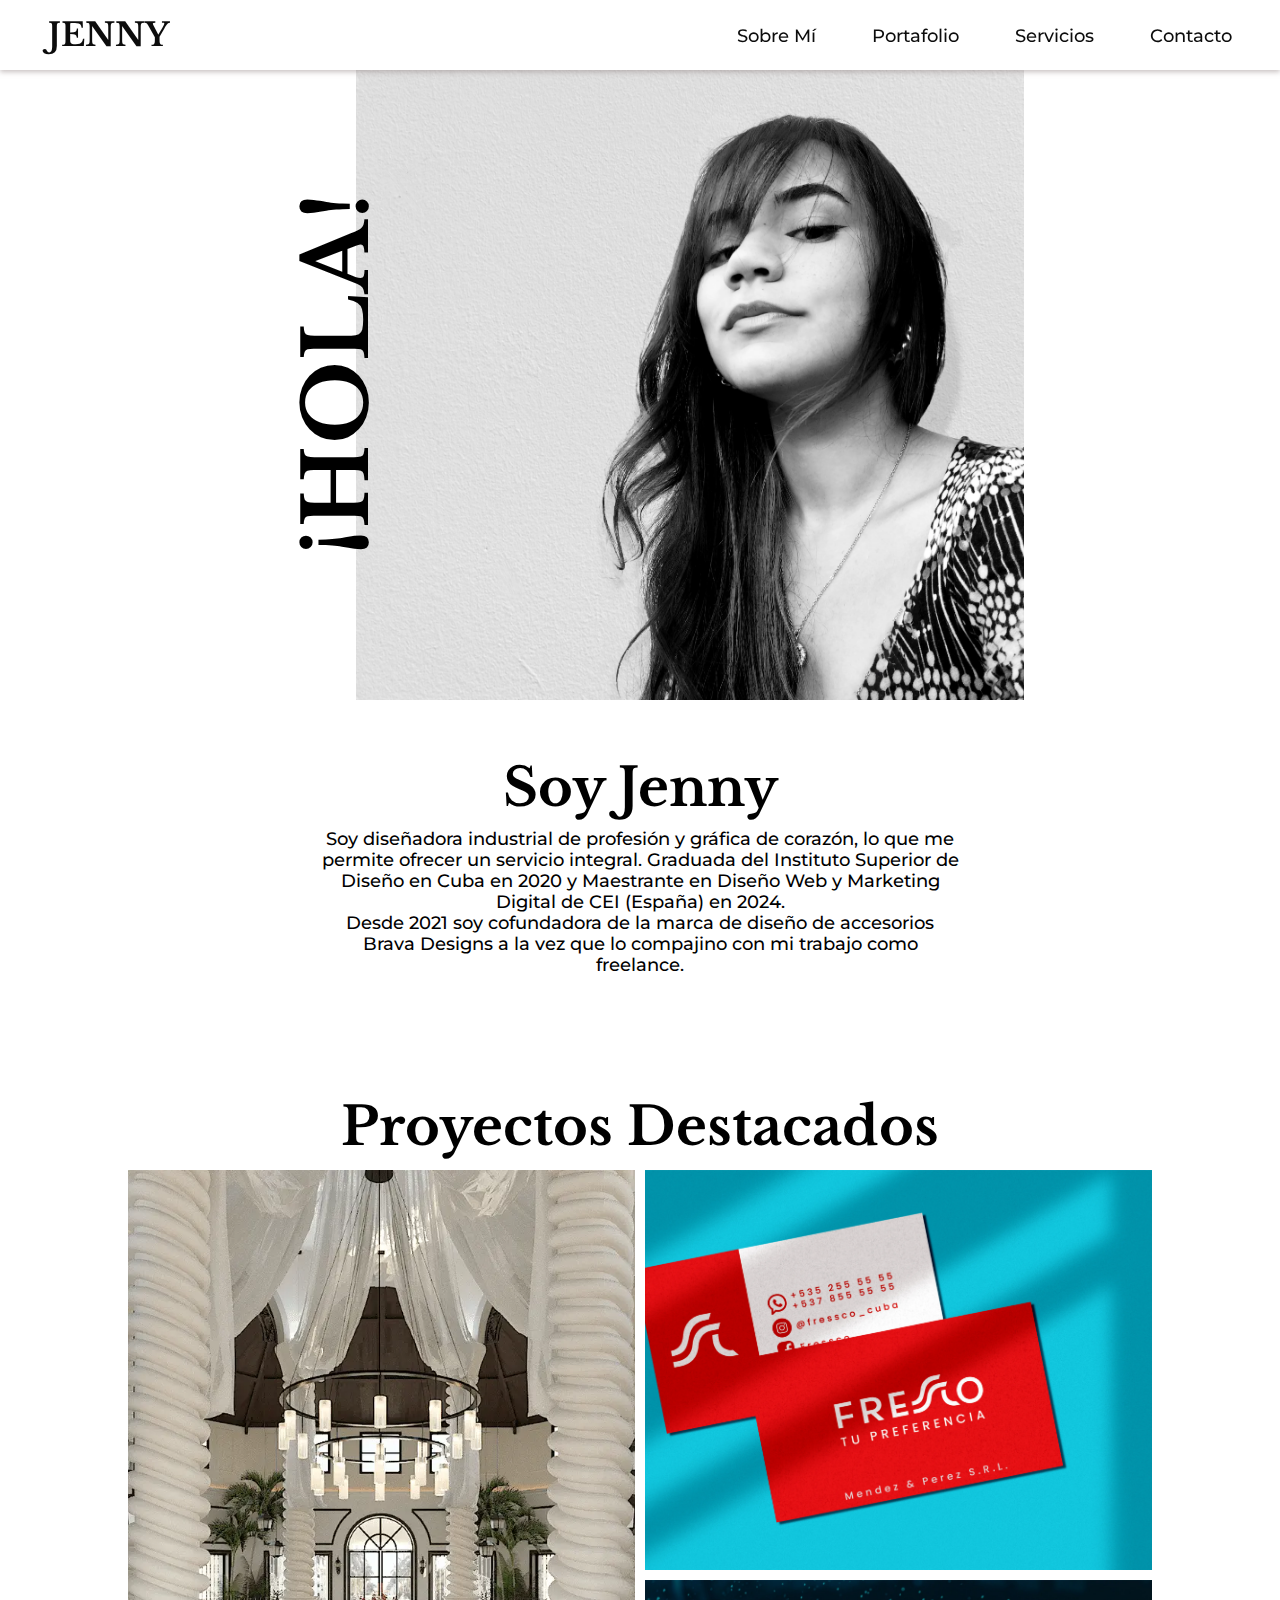
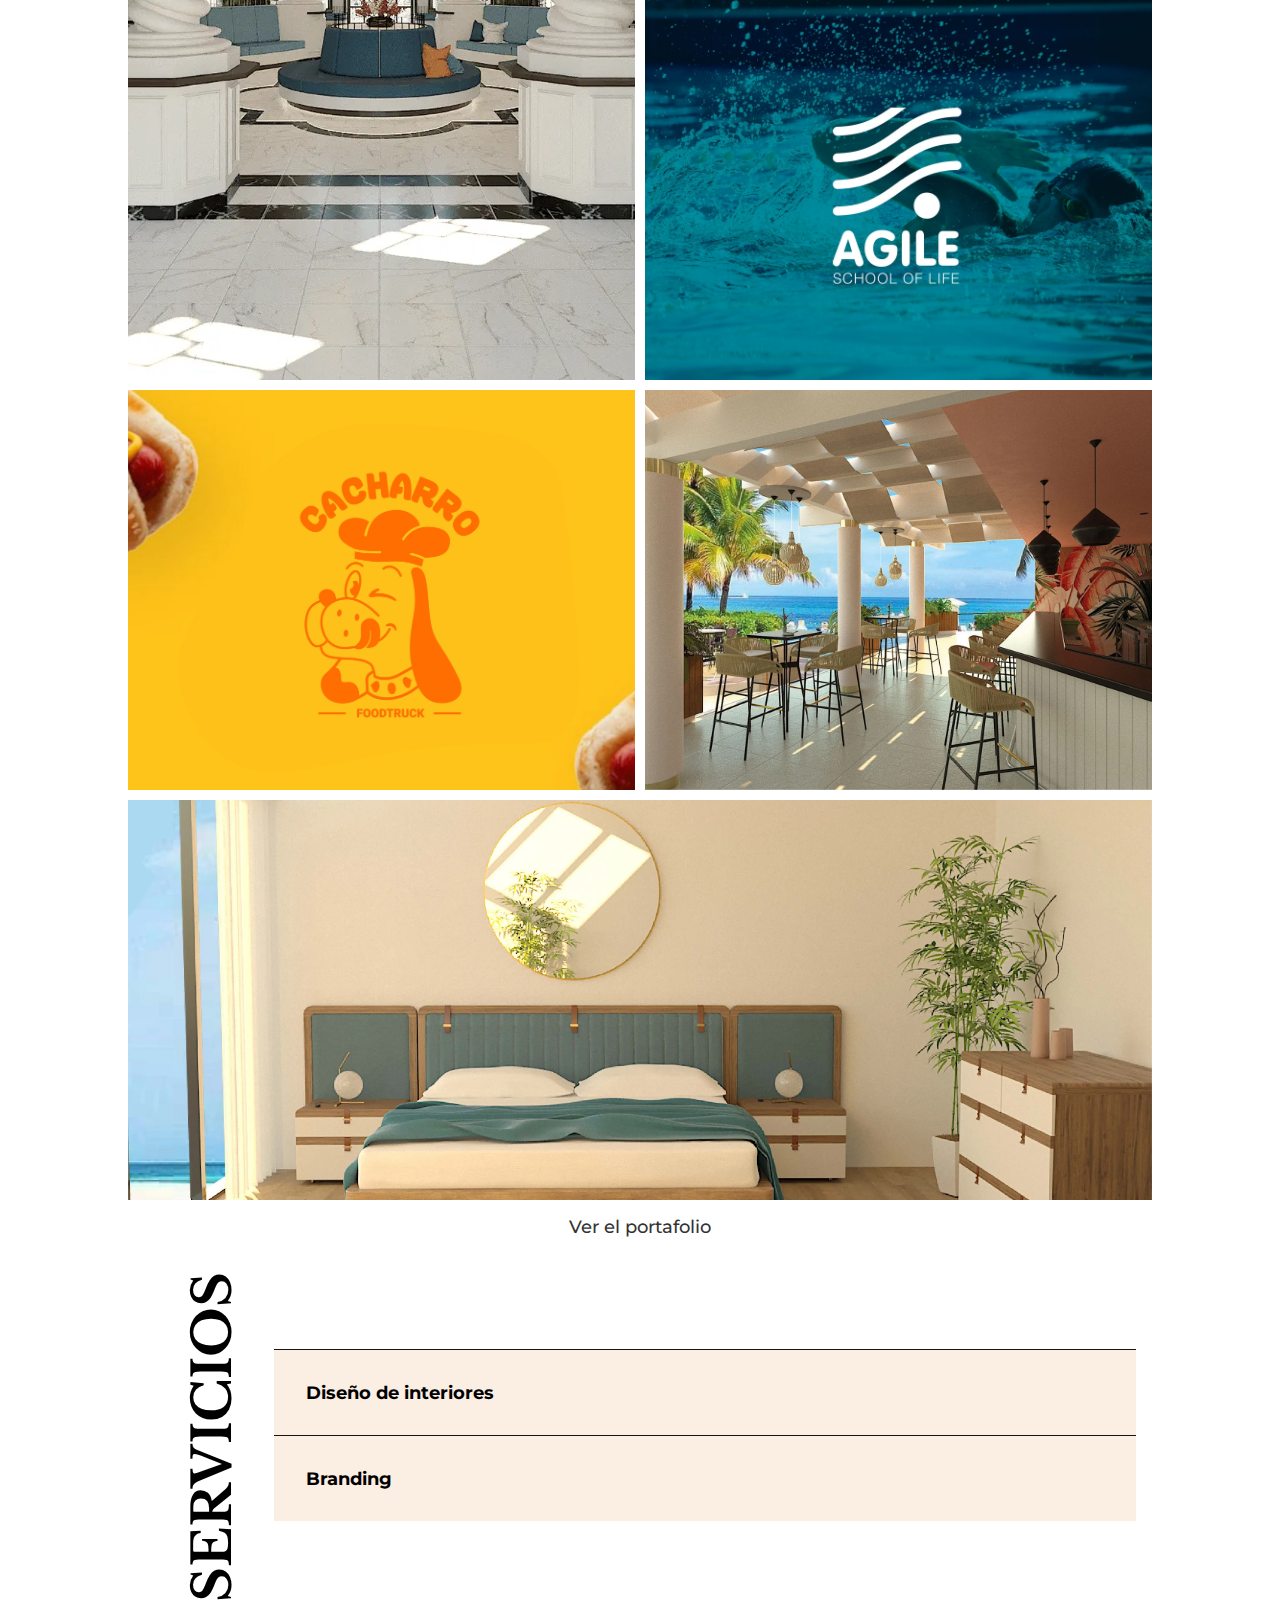
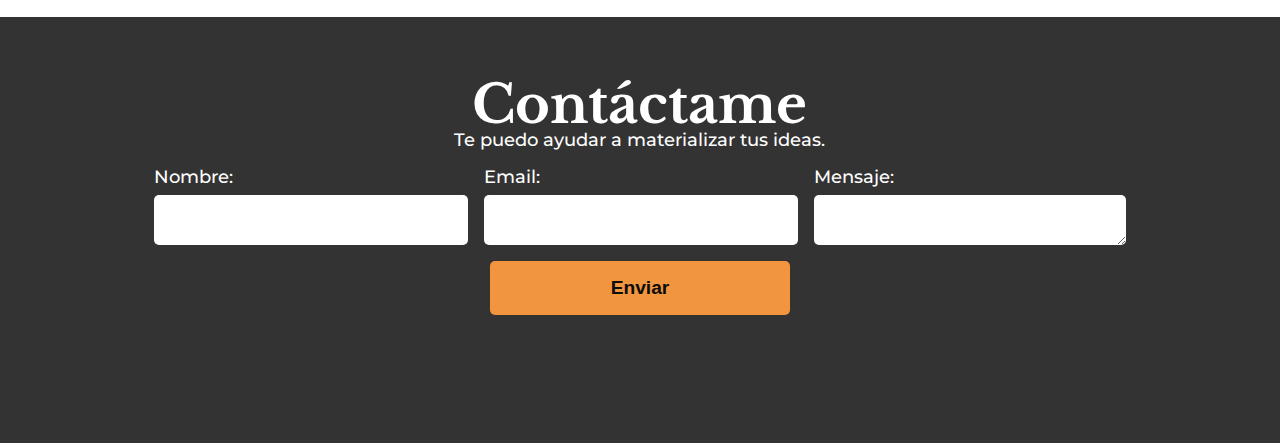
<file: index.html>
<!DOCTYPE html>
<html lang="es">

<head>
    <meta charset="UTF-8">
    <meta name="viewport" content="width=device-width, initial-scale=1.0">
    <meta name="description"
        content="Portafolio de Diseño de Interiores y Branding. Proyectos destacados, habilidades y experiencia en diseño de espacios y creación de identidades visuales.">
    <meta name="keywords"
        content="diseño, Cuba, interiores, portafolio, branding, diseñador, la Habana, identidad visual, marca">
    <title>Portafolio Web</title>
    <link rel="stylesheet" href="css/styles.css">
    <!-- Importación de Font Awesome -->
    <link rel="stylesheet" href="https://cdnjs.cloudflare.com/ajax/libs/font-awesome/6.6.0/css/all.min.css"
        integrity="sha512-Kc323vGBEqzTmouAECnVceyQqyqdsSiqLQISBL29aUW4U/M7pSPA/gEUZQqv1cwx4OnYxTxve5UMg5GT6L4JJg=="
        crossorigin="anonymous" referrerpolicy="no-referrer" />
</head>

<body>
    <header class="header">
        <nav class="navbar">
            <!-- Logo para la navegación a Home -->
            <a title="enlace a la home" href="index.html" class="navbar__logo">
                <p class="navbar__jenny">JENNY</p>
            </a>
            <i id="abrir" class="fa-solid fa-bars navbar__abrir"></i>
            <!-- Menú de navegación -->
            <div class="navbar__menu">
                <i id="cerrar" class="fa-solid fa-xmark navbar__cerrar"></i>
                <ul class="navbar__ul">
                    <li class="navbar__item"><a title="Enlace a la página sobre mi" href="sobremi.html"
                            class="navbar__link">Sobre Mí</a></li>
                    <li class="navbar__item"><a title="Enlace a la página de portafolio" href="portafolio.html"
                            class="navbar__link">Portafolio</a></li>
                    <li id="a" class="navbar__item"><a title="Enlace a la sección de servicios" href="index.html#servicios"
                            class="navbar__link">Servicios</a></li>
                    <li class="navbar__item"><a title="Enlace a la página de contacto" href="contacto.html"
                            class="navbar__link">Contacto</a></li>
                </ul>
            </div>
        </nav>
    </header>
    <main>
        <!-- Sección de presentación -->
        <section class="sectionpresentacion">
            <div class="presentation">
                <div class="presentation__container">
                    <h1 class="presentation__title">¡HOLA!</h1>
                    <img src="assets/fotoperfil1.webp" alt="Tu Foto" class="presentation__image">
                </div>
                <div class="presentation__description">
                    <h2>Soy Jenny</h2>
                    <p>Soy diseñadora industrial de profesión y gráfica de corazón, lo que me permite ofrecer un servicio integral. Graduada del Instituto Superior de Diseño en Cuba en 2020 y Maestrante en Diseño Web y Marketing Digital de CEI (España) en 2024. <br>Desde 2021 soy cofundadora de la marca de diseño de accesorios Brava Designs a la vez que lo compajino con mi trabajo como freelance.</p>
                </div>
            </div>
        </section>
        <!-- Sección de galeria de proyectos -->
        <section class="gallery">
            <h2 class="gallery__tittle">Proyectos Destacados</h2>
            <!-- Será un grid -->
            <div class="gallery__grid">
                <div class="gallery__container">
                    <a href="proyecto.html?id=proyecto1">
                        <img class="gallery__img" title="playaAlameda" src="assets/IberostarPlayaAlameda4.webp"
                            loading="lazy"
                            alt="imagen principal del proyecto de interiores del Hotel Iberostar Playa Alameda">
                    </a>
                </div>
                <div class="gallery__container">
                    <a href="proyecto.html?id=proyecto10">
                        <img class="gallery__img" title="fressco" src="assets/fressco1.webp" loading="lazy"
                            alt="imagen principal del proyecto Fressco">
                    </a>
                </div>
                <div class="gallery__container">
                    <a href="proyecto.html?id=proyecto7">
                        <img class="gallery__img" title="playaAlameda" src="assets/Agile1.webp" loading="lazy"
                            alt="imagen principal del proyecto Agile">
                    </a>
                </div>
                <div class="gallery__container">
                    <a href="proyecto.html?id=proyecto8">
                        <img class="gallery__img" title="playaAlameda" src="assets/cacharro1.webp" loading="lazy"
                            alt="imagen principal del proyecto de branding Cacharro">
                    </a>
                </div>
                <div class="gallery__container">
                    <a href="proyecto.html?id=proyecto3">
                        <img class="gallery__img" title="playaAlameda" src="assets/HotelComodoro2.webp" loading="lazy"
                            alt="imagen principal del proyecto de interiores del Hotel Comodoro">
                    </a>
                </div>
                <div class="gallery__container">
                    <a  href="proyecto.html?id=proyecto2">
                        <img class="gallery__img" title="playaAlameda" src="assets/bedroom2.webp" loading="lazy"
                            alt="imagen principal del proyecto de interiores para e concurso Tomasella">
                    </a>
                </div>
            </div>
            <a class="gallery__enlace" href="portafolio.html">Ver
                el portafolio <i class="fa-solid fa-caret-right"></i></a>
        </section>

        <!-- Sección de servicios -->
        <section class="servicioshome" id="servicios">
            <div class="servicioshome__container">
                <h2 class="servicioshome__tittle">SERVICIOS</h2>
            </div>
            <!-- Se realiza a modo de acordeon -->
            <div class="accordion">
                <div class="accordion__item">
                    <div class="accordion__header">
                        <p>Diseño de interiores</p><i class="fa-solid fa-circle-chevron-down"></i>
                    </div>
                    <div class="accordion__content">
                        <p>Puedo transformar tus espacios en ambientes únicos y funcionales que reflejan la personalidad
                            y necesidades de mis clientes. Con una sólida formación en diseño de interiores y
                            mobiliario, ofrezco soluciones innovadoras y a medida para cada proyecto.</p>
                        <h4 class="acordion__h4">Servicios que ofrezco:</h4>
                        <ul class="acordion__servicios">
                            <li>Diseño de espacios residenciales y comerciales.</li>
                            <li>Creación de mobiliario personalizado.</li>
                            <li>Asesoramiento en la selección de materiales y acabados.</li>
                            <li>Planificación y optimización del espacio.</li>
                            <li>Supervisión de proyectos y gestión de obra.</li>

                        </ul>
                        <h4 class="acordion__h4">Herramientas digitales que manejo:</h4>
                        <ul class="acordion__herramientas">
                            <li><strong>AutoCAD:</strong> Para la creación de planos técnicos y detallados.</li>
                            <li><strong>SketchUp:</strong> Para modelado 3D y visualización de proyectos.</li>
                            <li><strong>Corona Render:</strong> Para renders fotorrealistas que ayudan a visualizar el
                                resultado final.</li>

                        </ul>
                    </div>
                </div>
                <div class="accordion__item">
                    <div class="accordion__header">
                        <p>Branding</p><i class="fa-solid fa-circle-chevron-down"></i>
                    </div>
                    <div class="accordion__content">
                        <p>Te ayudo a construir y fortalecer la identidad de tu marca a través de estrategias de
                            branding creativas y efectivas. Mi objetivo es posicionar tu negocio en el mercado y hacer
                            que destaque entre la competencia.</p>
                        <h4 class="acordion__h4">Servicios que ofrezco:</h4>
                        <ul class="acordion__servicios">
                            <li>Creación de identidad corporativa (logotipos, paleta de colores, tipografías).</li>
                            <li>Desarrollo de manuales de marca.</li>
                            <li>Diseño de materiales promocionales (folletos, tarjetas de visita, banners).</li>
                            <li>Estrategias de posicionamiento de marca.</li>
                            <li>Consultoría en rebranding y actualización de imagen.</li>

                        </ul>
                        <h4 class="acordion__h4">Herramientas digitales que manejo:</h4>
                        <ul class="acordion__herramientas">
                            <li><strong>Adobe Illustrator:</strong> Para la creación de logotipos y gráficos
                                vectoriales.</li>
                            <li><strong>Adobe Photoshop:</strong> Para la edición y manipulación de imágenes.</li>
                            <li><strong>Figma:</strong> Para el diseño colaborativo y prototipado de interfaces.</li>

                        </ul>
                    </div>
                </div>
            </div>
        </section>
    </main>
    <!-- Sección de footer-->
    <footer class="footer">
        <div class="footerContact__container">
            <h2 class="footerContact__title">Contáctame</h2>
            <p>Te puedo ayudar a materializar tus ideas.</p>
            <!-- Formulario de contacto-->
            <form class="footerContact__form" action="#" method="get">
                <div class="footerForm">
                    <div class="footerContact__unidad">
                        <label for="name" class="footerContact__label">Nombre:</label>
                        <input type="text" id="name" name="name" class="footerContact__input">
                    </div>
                    <div class="footerContact__unidad">
                        <label for="email" class="footerContact__label">Email:</label>
                        <input type="email" id="email" name="email" class="footerContact__input">
                    </div>
                    <div class="footerContact__unidad">
                        <label for="message" class="footerContact__label">Mensaje:</label>
                        <textarea id="message" name="message" class="footerContact__textarea"></textarea>
                    </div>
                </div>
                <button title="botón para enviar el formulario" type="submit"
                    class="footerContact__button">Enviar</button>
            </form>
            <!-- Redes sociales-->
            <div class="contactrrss">
                <a target="_blank" rel="noreferrer"
                    class="contactrrss__a" href="https://www.instagram.com/brava_designs?igsh=NHgzeWptMDI1aXhn"><i
                        class="fa-brands fa-instagram" aria-label="Ir al enlace de instagram"></i></a>
                <a target="_blank" rel="noreferrer" class="contactrrss__a"
                    href="https://www.linkedin.com/in/jenny-monteagudo-hondares-43b558285?utm_source=share&utm_campaign=share_via&utm_content=profile&utm_medium=android_app"><i
                        class="fa-brands fa-linkedin-in" aria-label="Ir al enlace de linkedin"></i></a>
                <a target="_blank" rel="noreferrer" class="contactrrss__a"
                    href="https://wa.link/ffpdm3" aria-label="Ir al enlace de whatsapp"><i class="fa-brands fa-whatsapp"></i></a>
            </div>
        </div>
    </footer>

    <script src="js/scripts.js"></script>
    <script src="js/templatescript.js"></script>
</body>

</html>
</file>
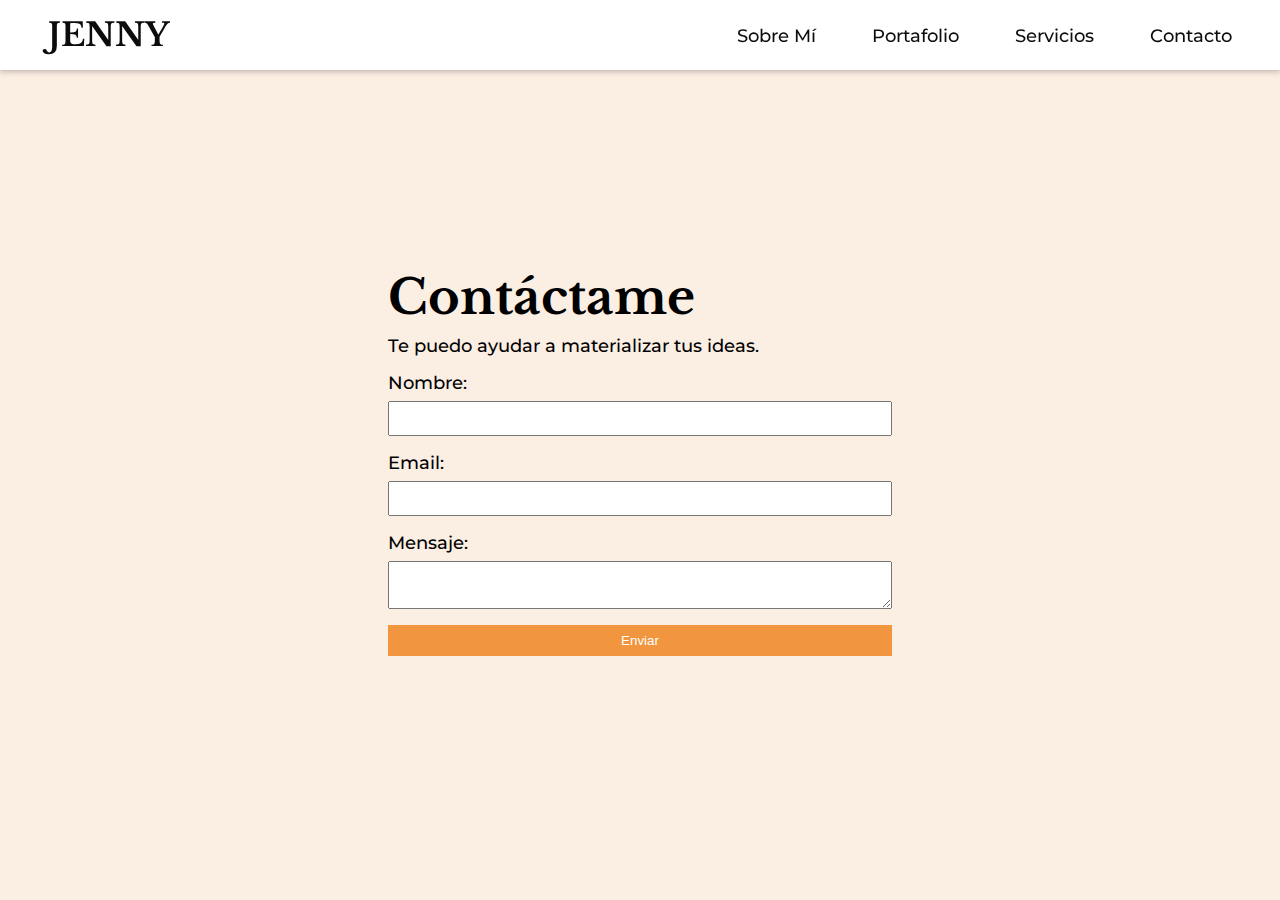
<file: contacto.html>
<!DOCTYPE html>
<html lang="es">

<head>
    <meta charset="UTF-8">
    <meta name="viewport" content="width=device-width, initial-scale=1.0">
    <meta name="description" content="Portafolio de Diseño de Interiores y Branding. Proyectos destacados, habilidades y experiencia en diseño de espacios y creación de identidades visuales.">
    <meta name="keywords" content="diseño, Cuba, interiores, portafolio, branding, diseñador, la Habana, identidad visual, marca">
    <title>Contacto</title>
    <link rel="stylesheet" href="css/styles.css">
    <!-- Importación de Font Awesome -->
    <link rel="stylesheet" href="https://cdnjs.cloudflare.com/ajax/libs/font-awesome/6.6.0/css/all.min.css" integrity="sha512-Kc323vGBEqzTmouAECnVceyQqyqdsSiqLQISBL29aUW4U/M7pSPA/gEUZQqv1cwx4OnYxTxve5UMg5GT6L4JJg==" crossorigin="anonymous" referrerpolicy="no-referrer" />
</head>

<body class="bodyContact">
    <header class="header">
        <nav class="navbar">
            <!-- Logo para la navegación a Home -->
            <a title="enlace a la home" href="index.html" class="navbar__logo">
                <p class="navbar__jenny">JENNY</p>
            </a>
            <i id="abrir" class="fa-solid fa-bars navbar__abrir"></i>
            <!-- Menú de navegación -->
            <div class="navbar__menu">
                <i id="cerrar" class="fa-solid fa-xmark navbar__cerrar"></i>
                <ul class="navbar__ul">
                    <li class="navbar__item"><a title="Enlace a la página sobre mi" href="sobremi.html"
                            class="navbar__link">Sobre Mí</a></li>
                    <li class="navbar__item"><a title="Enlace a la página de portafolio" href="portafolio.html"
                            class="navbar__link">Portafolio</a></li>
                    <li class="navbar__item"><a title="Enlace a la sección de servicios" href="index.html#servicios"
                            class="navbar__link">Servicios</a></li>
                    <li class="navbar__item"><a title="Enlace a la página de contacto" href="contacto.html"
                            class="navbar__link">Contacto</a></li>
                </ul>
            </div>
        </nav>
    </header>
    <!-- Sección de contacto -->
    <section id="contact" class="contact">
        <div class="contact__container">
            <h2 class="contact__title">Contáctame</h2>
            <p>Te puedo ayudar a materializar tus ideas.</p>
            <form action="#" method="get" class="contact__form">
                <label for="name" class="contact__label">Nombre:</label>
                <input type="text" id="name" name="name" class="contact__input">
                <label for="email" class="contact__label">Email:</label>
                <input type="email" id="email" name="email" class="contact__input">
                <label for="message" class="contact__label">Mensaje:</label>
                <textarea id="message" name="message" class="contact__textarea"></textarea>
                <button title="botón para enviar el formulario" type="submit" class="contact__button">Enviar</button>
            </form>
            <div class="contactrrss">
                <a target="_blank" rel="noreferrer"
                    class="contactrrss__a contactrrss__a--section" href="https://www.instagram.com/brava_designs?igsh=NHgzeWptMDI1aXhn"><i
                        class="fa-brands fa-instagram"></i></a>
                <a target="_blank" rel="noreferrer" class="contactrrss__a contactrrss__a--section"
                    href="https://www.linkedin.com/in/jenny-monteagudo-hondares-43b558285?utm_source=share&utm_campaign=share_via&utm_content=profile&utm_medium=android_app"><i
                        class="fa-brands fa-linkedin-in"></i></a>
                <a target="_blank" rel="noreferrer" class="contactrrss__a contactrrss__a--section"
                    href="https://wa.link/ffpdm3"><i class="fa-brands fa-whatsapp"></i></a>
            </div>
        </div>
    </section>
    
    <script src="js/scripts.js"></script>
</body>

</html>
</file>
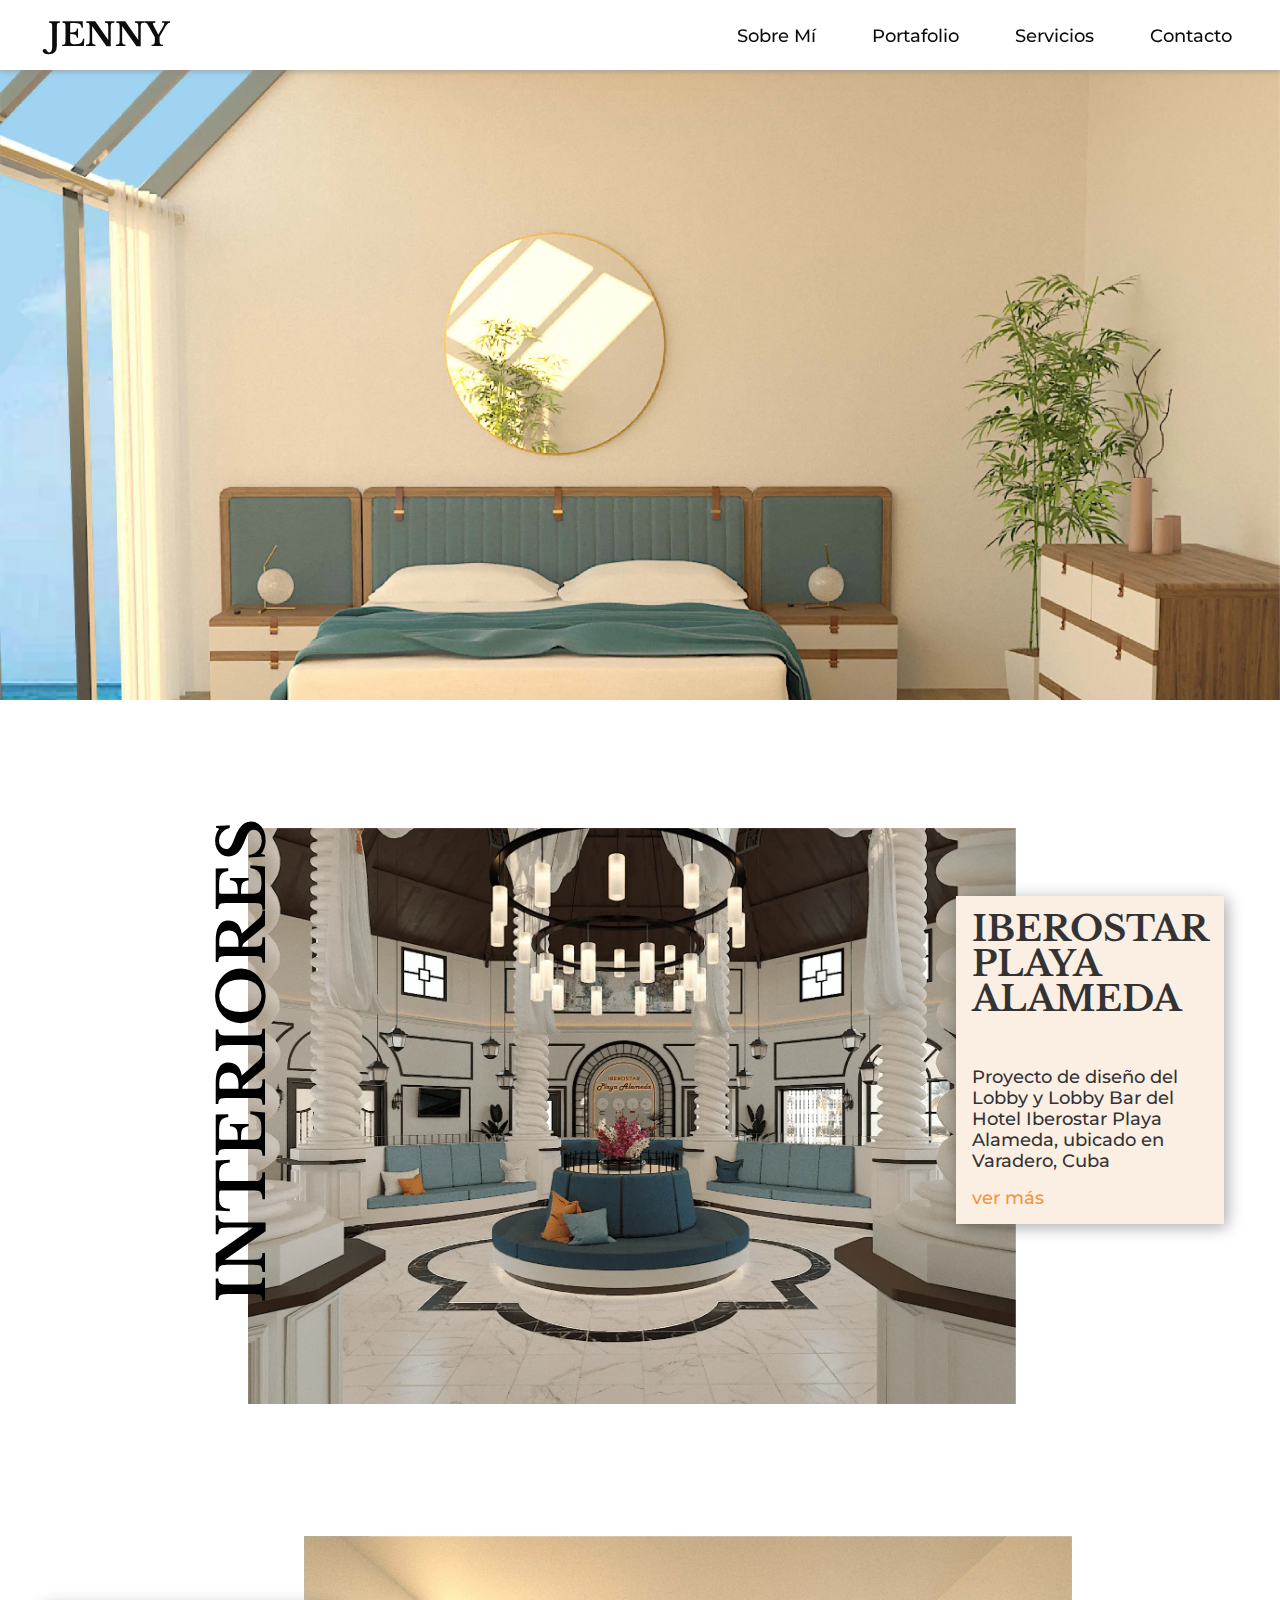
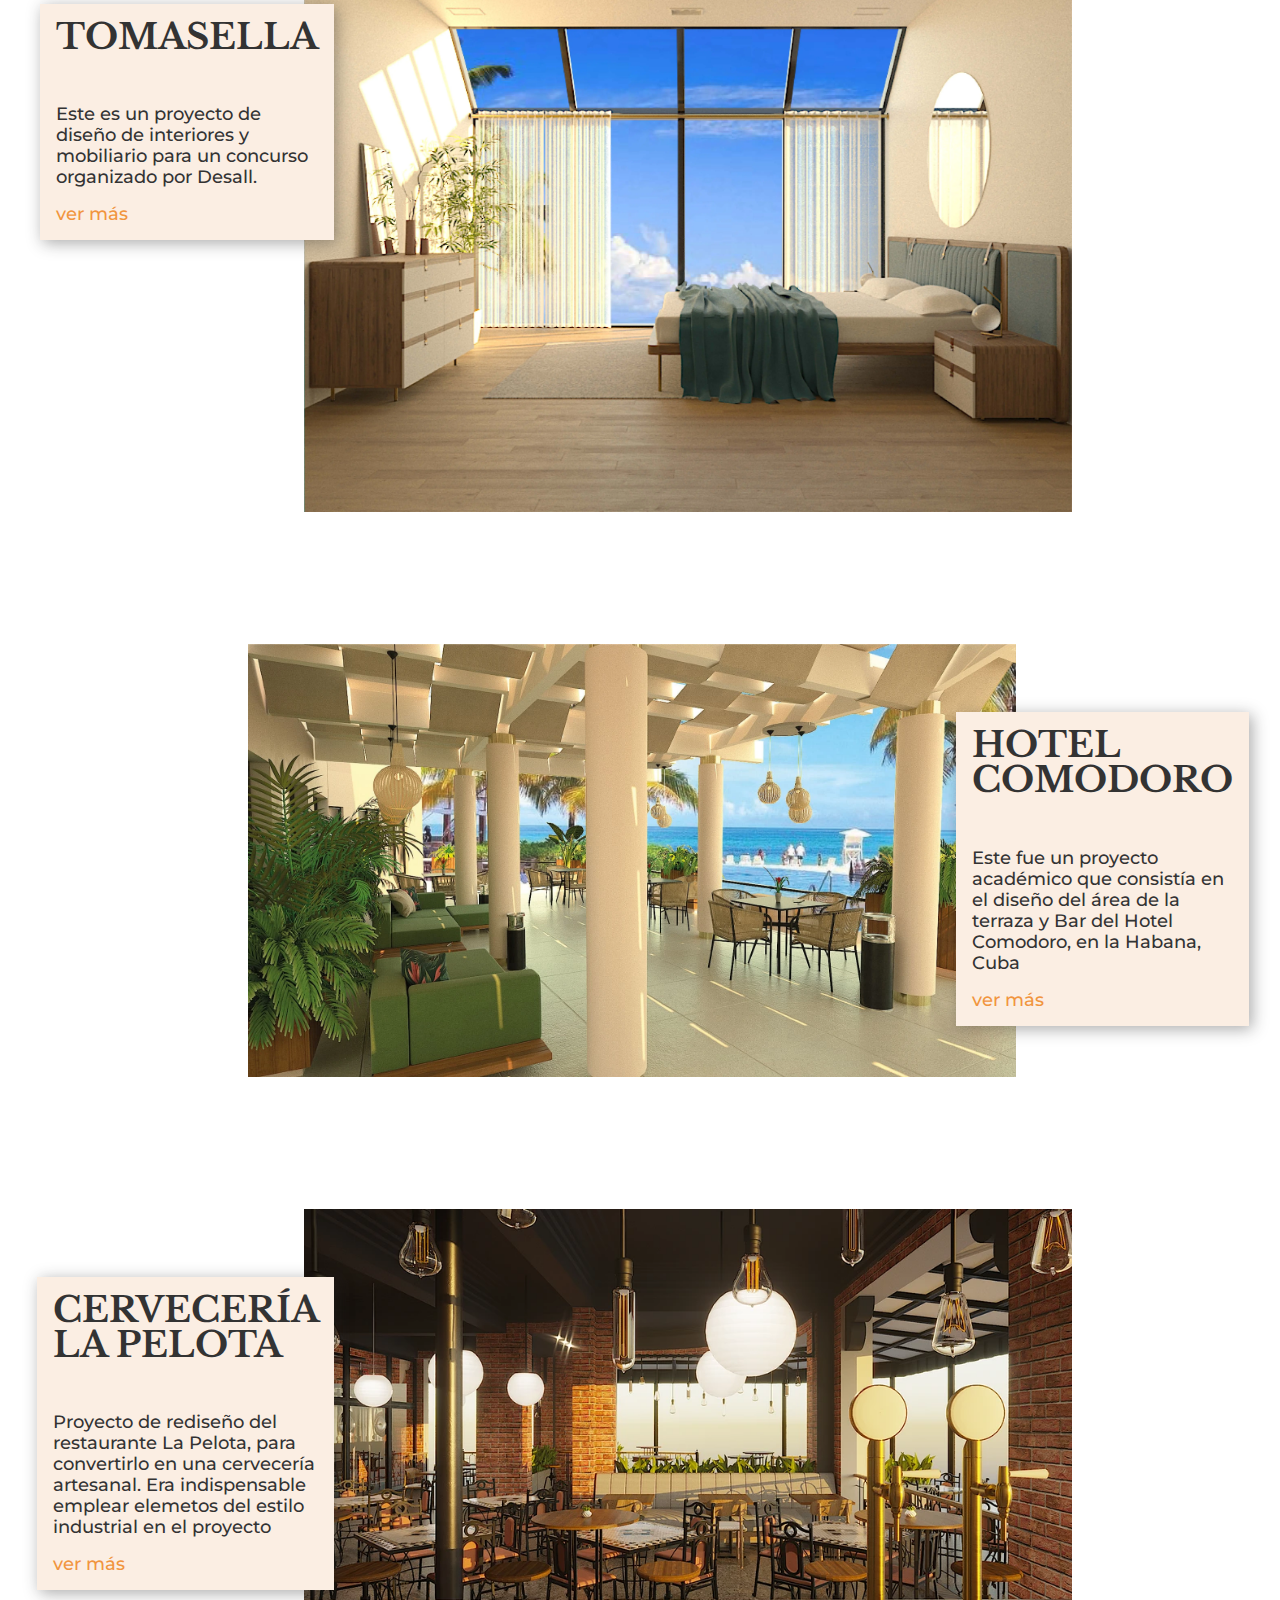
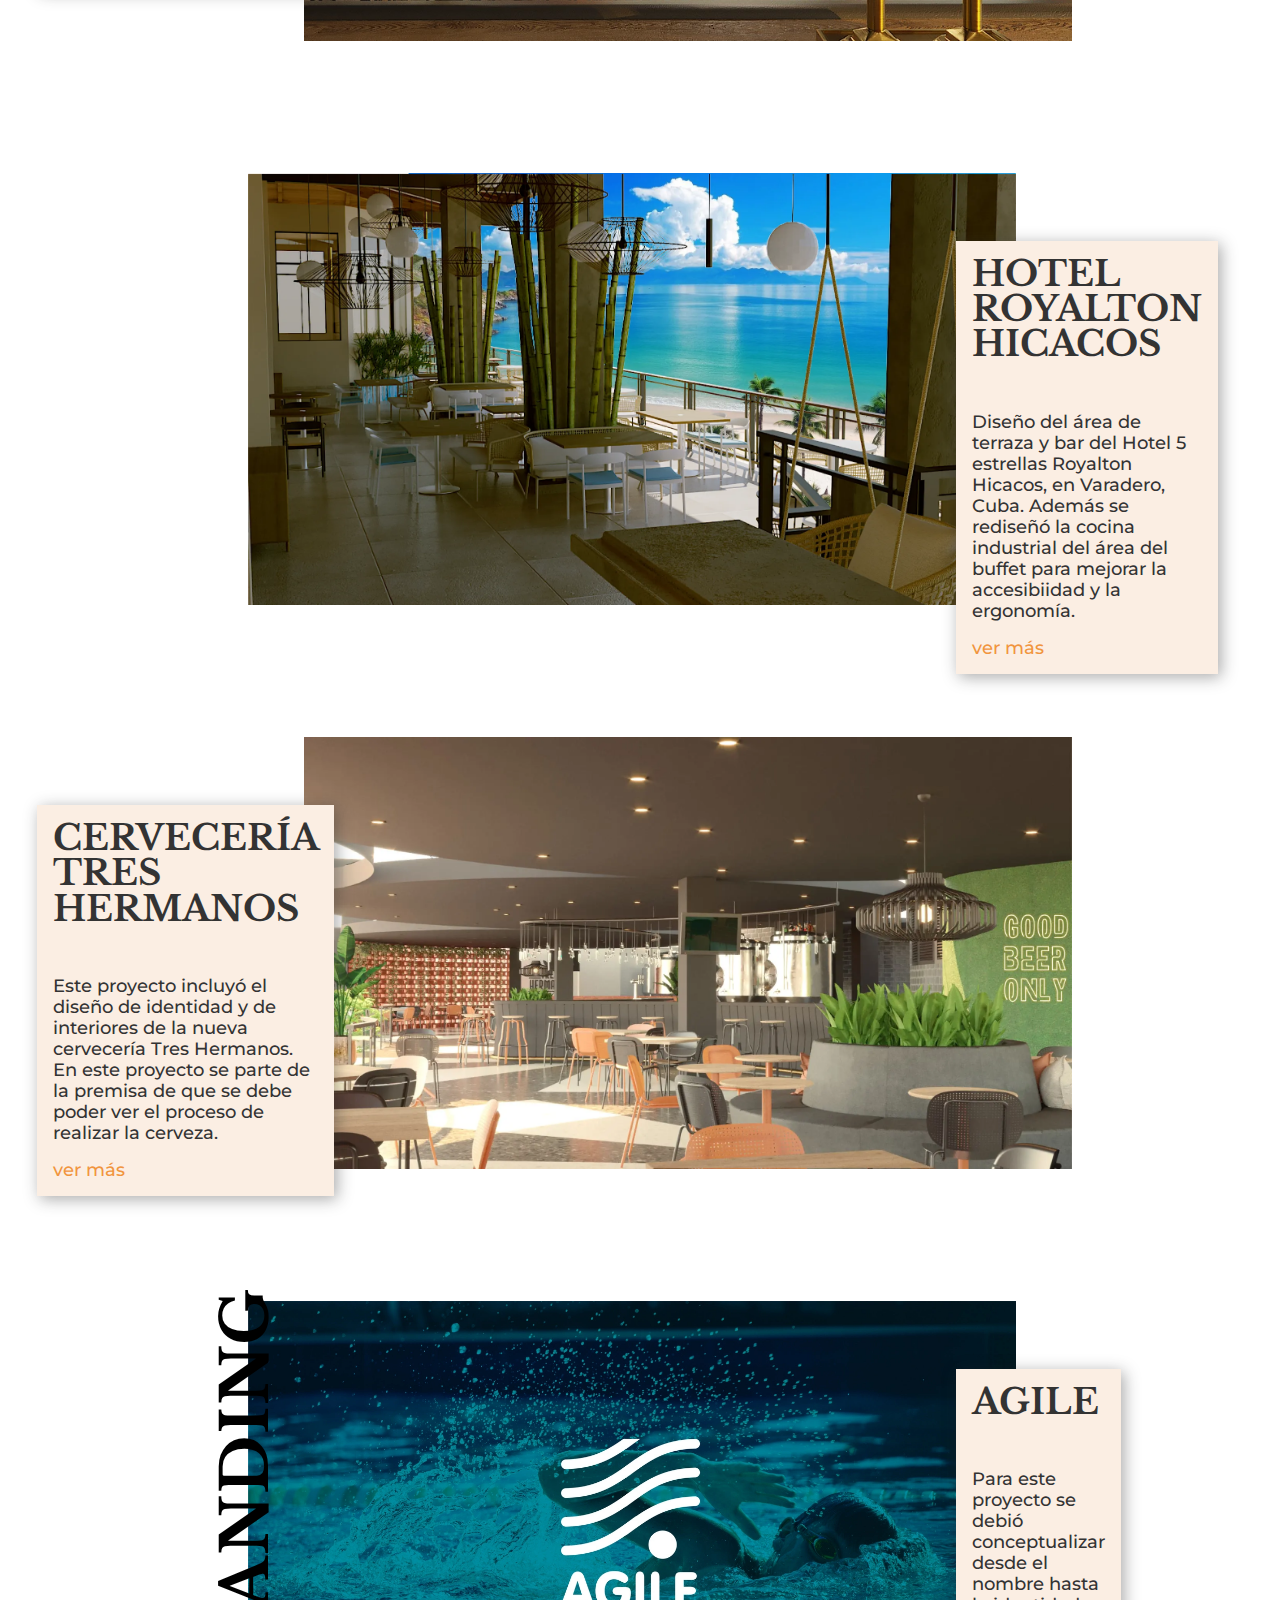
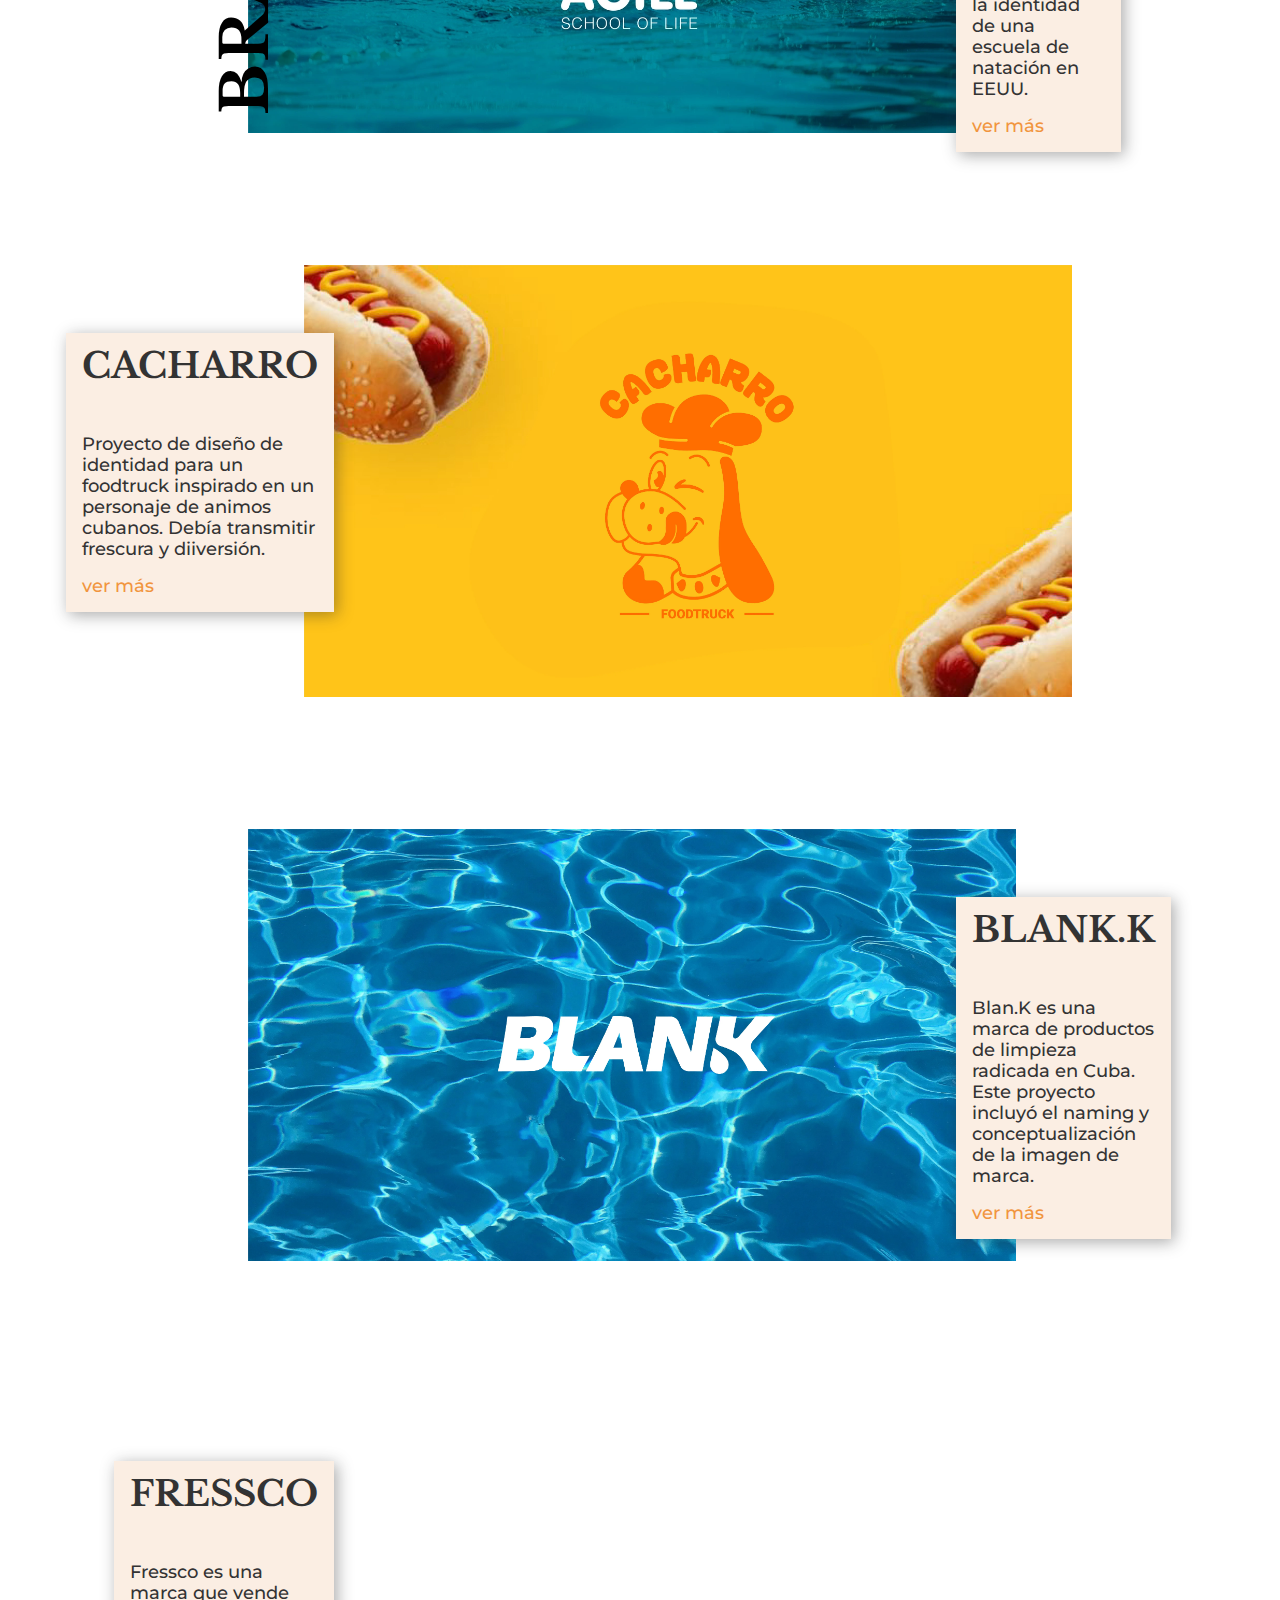
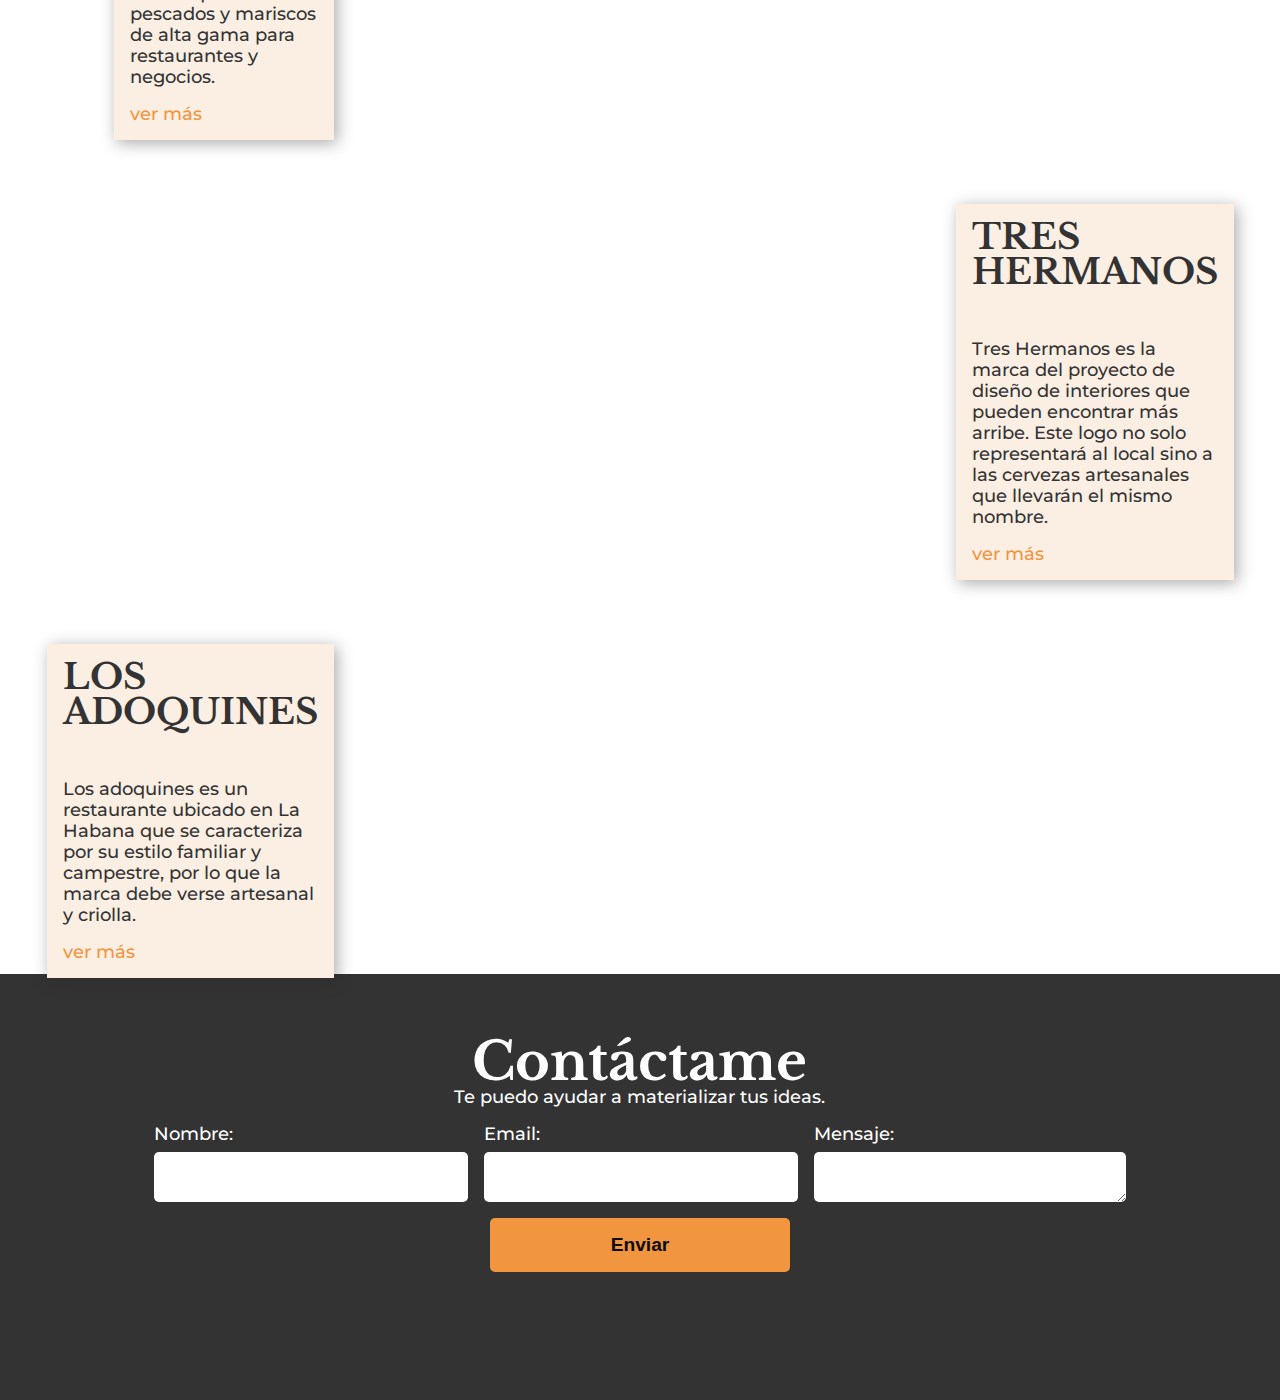
<file: portafolio.html>
<!-- portafolio.html -->
<!DOCTYPE html>
<html lang="es">

<head>
    <meta charset="UTF-8">
    <meta name="viewport" content="width=device-width, initial-scale=1.0">
    <meta name="description" content="Portafolio de Diseño de Interiores y Branding. Proyectos destacados, habilidades y experiencia en diseño de espacios y creación de identidades visuales.">
    <meta name="keywords" content="diseño, Cuba, interiores, portafolio, branding, diseñador, la Habana, identidad visual, marca">
    <title>Portafolio Web</title>
    <link rel="stylesheet" href="css/styles.css">
    <!-- Importación de Font Awesome -->
    <link rel="stylesheet" href="https://cdnjs.cloudflare.com/ajax/libs/font-awesome/6.6.0/css/all.min.css" integrity="sha512-Kc323vGBEqzTmouAECnVceyQqyqdsSiqLQISBL29aUW4U/M7pSPA/gEUZQqv1cwx4OnYxTxve5UMg5GT6L4JJg==" crossorigin="anonymous" referrerpolicy="no-referrer" />
</head>

<body>
    <header class="header">
        <nav class="navbar">
            <!-- Logo para la navegación a Home -->
            <a title="enlace a la home" href="index.html" class="navbar__logo">
                <p class="navbar__jenny">JENNY</p>
            </a>
            <i id="abrir" class="fa-solid fa-bars navbar__abrir"></i>
            <!-- Menú de navegación -->
            <div class="navbar__menu">
                <i id="cerrar" class="fa-solid fa-xmark navbar__cerrar"></i>
                <ul class="navbar__ul">
                    <li class="navbar__item"><a title="Enlace a la página sobre mi" href="sobremi.html"
                            class="navbar__link">Sobre Mí</a></li>
                    <li class="navbar__item"><a title="Enlace a la página de portafolio" href="portafolio.html"
                            class="navbar__link">Portafolio</a></li>
                    <li class="navbar__item"><a title="Enlace a la sección de servicios" href="index.html#servicios"
                            class="navbar__link">Servicios</a></li>
                    <li class="navbar__item"><a title="Enlace a la página de contacto" href="contacto.html"
                            class="navbar__link">Contacto</a></li>
                </ul>
            </div>
        </nav>
    </header>

    <section class="sectionSlider">
        <div class="slider">
            <div class="slider__container">
                <img class="slider__image" src="assets/bedroom2.webp" alt="Imagen proyecto habitación" loading="lazy">
                <img class="slider__image" src="assets/IberostarPlayaAlameda4.webp" alt="Imagen proyecto Iberostar Playa Alameda" loading="lazy">
                <img class="slider__image" src="assets/Agile2.webp" alt="Imagen Proyecto Agile" loading="lazy">
                <img class="slider__image" src="assets/HotelComodoro2.webp" alt="Imagen proyecto de interiores La pelota" loading="lazy">
                <img class="slider__image" src="assets/fressco1.webp" alt="Imagen con tarjetas de presentacion proyecto Fressco" loading="lazy">
            </div>
            <i class="fa-solid fa-angle-left slider__button slider__button--prev"></i>
            <i class="fa-solid fa-angle-right slider__button slider__button--next"></i>
        </div>
    </section>
    <section>
        <div class="proyectos">
            <!--Proyectos con formato horizontal de foto-->
            <div class="proyectos__container">
                <div class="proyectos__foto">
                    <h1 class="proyectos__tittle">INTERIORES</h1>
                    <div class="proyectos__img">
                        <a  href="proyecto.html?id=proyecto1" class="project project--link" data-id="proyecto1"><img
                        class="proyectos__imgPrincipal proyectos__imgPrincipal--hor" src="assets/IberostarPlayaAlameda1.webp"
                        alt="imagen principal proyecto Iberostar Playa Alameda" loading="lazy"></a>
                    </div>
                </div>
                <div class="proyectos__info">
                    <h3>IBEROSTAR PLAYA ALAMEDA</h3>
                    <p>Proyecto de diseño del Lobby y Lobby Bar del Hotel Iberostar Playa Alameda, ubicado en Varadero, Cuba</p>
                    <a  href="proyecto.html?id=proyecto1" class="proyectos__link" data-id="proyecto1">ver más</a>
                </div>
            </div>

            <div class="proyectos__container proyectos__container--iz">
                <div class="proyectos__foto proyectos__foto--iz">
                    <div class="proyectos__img">
                        <a  href="proyecto.html?id=proyecto2" class="project project--link" data-id="proyecto2"><img
                        class="proyectos__imgPrincipal proyectos__imgPrincipal--hor" src="assets/bedroom1.webp"
                        alt="imagen principal proyecto Tomasella" loading="lazy"></a>
                    </div>
                </div>
                <div class="proyectos__info proyectos__info--iz">
                    <h3>TOMASELLA</h3>
                    <p>Este es un proyecto de diseño de interiores y mobiliario para un concurso organizado por Desall.</p>
                    <a href="proyecto.html?id=proyecto2" class="proyectos__link" data-id="proyecto2">ver más</a>
                </div>
            </div>

            <div class="proyectos__container">
                <div class="proyectos__foto">
                    <div class="proyectos__img">
                        <a  href="proyecto.html?id=proyecto3" class="project project--link" data-id="proyecto3"><img
                        class="proyectos__imgPrincipal" src="assets/HotelComodoro3.webp"
                        alt="imagen principal proyecto Hotel Comodoro" loading="lazy"></a>
                    </div>
                </div>
                <div class="proyectos__info">
                    <h3>HOTEL COMODORO</h3>
                    <p>Este fue un proyecto académico que consistía en el diseño del área de la terraza y Bar del Hotel Comodoro, en la Habana, Cuba</p>
                    <a  href="proyecto.html?id=proyecto3" class="proyectos__link" data-id="proyecto3">ver más</a>
                </div>
            </div>
            <div class="proyectos__container proyectos__container--iz">
                <div class="proyectos__foto proyectos__foto--iz">
                    <div class="proyectos__img">
                        <a  href="proyecto.html?id=proyecto4" class="project project--link" data-id="proyecto4"><img
                        class="proyectos__imgPrincipal proyectos__imgPrincipal--hor" src="assets/LaPelota.webp"
                        alt="imagen principal proyecto La Pelota" loading="lazy"></a>
                    </div>
                </div>
                <div class="proyectos__info proyectos__info--iz">
                    <h3>CERVECERÍA LA PELOTA</h3>
                    <p>Proyecto de rediseño del restaurante La Pelota, para convertirlo en una cervecería artesanal. Era indispensable emplear elemetos del estilo industrial en el proyecto</p>
                    <a href="proyecto.html?id=proyecto4" class="proyectos__link" data-id="proyecto4">ver más</a>
                </div>
            </div>
            <div class="proyectos__container">
                <div class="proyectos__foto">
                    <div class="proyectos__img">
                        <a href="proyecto.html?id=proyecto5" class="project project--link" data-id="proyecto5"><img
                        class="proyectos__imgPrincipal proyectos__imgPrincipal--hor" src="assets/royaltonhicacos1.webp"
                        alt="imagen principal proyecto Royalton Hicacos" loading="lazy"></a>
                    </div>
                </div>
                <div class="proyectos__info">
                    <h3>HOTEL ROYALTON HICACOS</h3>
                    <p>Diseño del área de terraza y bar del Hotel 5 estrellas Royalton Hicacos, en Varadero, Cuba. Además se rediseñó la cocina industrial del área del buffet para mejorar la accesibiidad y la ergonomía.</p>
                    <a href="proyecto.html?id=proyecto5" class="proyectos__link" data-id="proyecto5">ver más</a>
                </div>
            </div>
            <div class="proyectos__container proyectos__container--iz">
                <div class="proyectos__foto proyectos__foto--iz">
                    <div class="proyectos__img">
                        <a href="proyecto.html?id=proyecto6" class="project project--link" data-id="proyecto6"><img
                        class="proyectos__imgPrincipal proyectos__imgPrincipal--hor" src="assets/3HermanosInteriores3.webp"
                        alt="imagen principal proyecto Cerveceria tres Hermanos" loading="lazy"></a>
                    </div>
                </div>
                <div class="proyectos__info proyectos__info--iz">
                    <h3>CERVECERÍA TRES HERMANOS</h3>
                    <p>Este proyecto incluyó el diseño de identidad y de interiores de la nueva cervecería Tres Hermanos. En este proyecto se parte de la premisa de que se debe poder ver el proceso de realizar la cerveza.</p>
                    <a href="proyecto.html?id=proyecto6" class="proyectos__link" data-id="proyecto6">ver más</a>
                </div>
            </div>

            <div class="proyectos__container">
                <div class="proyectos__foto">
                    <h1 class="proyectos__tittle proyectos__tittle--branding">BRANDING</h1>
                    <div class="proyectos__img">
                        <a href="proyecto.html?id=proyecto7" class="project project--link" data-id="proyecto7"><img
                        class="proyectos__imgPrincipal proyectos__imgPrincipal--hor" src="assets/Agile1.webp"
                        alt="imagen principal proyecto Agile" loading="lazy"></a>
                    </div>
                </div>
                <div class="proyectos__info">
                    <h3>AGILE </h3>
                    <p>Para este proyecto se debió conceptualizar desde el nombre hasta la identidad de una escuela de natación en EEUU.</p>
                    <a tittle="enlace al proyecto para ver más" href="proyecto.html?id=proyecto7" class="proyectos__link" data-id="proyecto7">ver más</a>
                </div>
            </div>

            <div class="proyectos__container proyectos__container--iz">
                <div class="proyectos__foto proyectos__foto--iz">
                    <div class="proyectos__img">
                        <a  href="proyecto.html?id=proyecto8" class="project project--link" data-id="proyecto8"><img
                        class="proyectos__imgPrincipal proyectos__imgPrincipal--hor" src="assets/cacharro1.webp"
                        alt="imagen principal proyecto cacharro" loading="lazy"></a>
                    </div>
                </div>
                <div class="proyectos__info proyectos__info--iz">
                    <h3>CACHARRO</h3>
                    <p>Proyecto de diseño de identidad para un foodtruck inspirado en un personaje de animos cubanos. Debía transmitir frescura y diiversión.</p>
                    <a  href="proyecto.html?id=proyecto8" class="proyectos__link" data-id="proyecto8">ver más</a>
                </div>
            </div>

            <div class="proyectos__container">
                <div class="proyectos__foto">
                    <div class="proyectos__img">
                        <a  href="proyecto.html?id=proyecto9" class="project project--link" data-id="proyecto9"><img
                        class="proyectos__imgPrincipal" src="assets/blank1.webp"
                        alt="imagen principal proyecto Blan.k" loading="lazy"></a>
                    </div>
                </div>
                <div class="proyectos__info">
                    <h3>BLANK.K  </h3>
                    <p>Blan.K es una marca de productos de limpieza radicada en Cuba. Este proyecto incluyó el naming y conceptualización de la imagen de marca. </p>
                    <a  href="proyecto.html?id=proyecto9" class="proyectos__link" data-id="proyecto9">ver más</a>
                </div>
            </div>
            <div class="proyectos__container proyectos__container--iz">
                <div class="proyectos__foto proyectos__foto--iz">
                    <div class="proyectos__img">
                        <a  href="proyecto.html?id=proyecto10" class="project project--link" data-id="proyecto10"><img
                        class="proyectos__imgPrincipal proyectos__imgPrincipal--hor" src="assets/fressco1.webp"
                        alt="imagen principal proyecto Fressco" loading="lazy"></a>
                    </div>
                </div>
                <div class="proyectos__info proyectos__info--iz">
                    <h3>FRESSCO  </h3>
                    <p>Fressco es una marca que vende pescados y mariscos de alta gama para restaurantes y negocios.</p>
                    <a tittle="enlace al proyecto para ver más" href="proyecto.html?id=proyecto10" class="proyectos__link" data-id="proyecto10">ver más</a>
                </div>
            </div>
            <div class="proyectos__container">
                <div class="proyectos__foto">
                    <div class="proyectos__img">
                        <a  href="proyecto.html?id=proyecto11" class="project project--link" data-id="proyecto5"><img
                        class="proyectos__imgPrincipal proyectos__imgPrincipal--hor" src="assets/tresHermanos1.webp"
                        alt="imagen principal proyecto Tres Hermanos" loading="lazy"></a>
                    </div>
                </div>
                <div class="proyectos__info">
                    <h3>TRES HERMANOS</h3>
                    <p>Tres Hermanos es la marca del proyecto de diseño de interiores que pueden encontrar más arribe. Este logo no solo representará al local sino a las cervezas artesanales que llevarán el mismo nombre.</p>
                    <a href="proyecto.html?id=proyecto12" class="proyectos__link" data-id="proyecto12">ver más</a>
                </div>
            </div>
            <div class="proyectos__container proyectos__container--iz">
                <div class="proyectos__foto proyectos__foto--iz">
                    <div class="proyectos__img">
                        <a  href="proyecto.html?id=proyecto12" class="project project--link" data-id="proyecto12"><img
                        class="proyectos__imgPrincipal proyectos__imgPrincipal--hor" src="assets/losAdoquines1.webp"
                        alt="imagen principal proyecto Los Adoquines" loading="lazy"></a>
                    </div>
                </div>
                <div class="proyectos__info proyectos__info--iz">
                    <h3>LOS ADOQUINES</h3>
                    <p>Los adoquines es un restaurante ubicado en La Habana que se caracteriza por su estilo familiar y campestre, por lo que la marca debe verse artesanal y criolla.</p>
                    <a tittle="enlace al proyecto para ver más" href="proyecto.html?id=proyecto12" class="proyectos__link" data-id="proyecto12">ver más</a>
                </div>
            </div>

            
        </div>
    </section>
    <footer class="footer">
        <div class="footerContact__container">
            <h2 class="footerContact__title">Contáctame</h2>
            <p>Te puedo ayudar a materializar tus ideas.</p>
            <form class="footerContact__form">
                <div class="footerForm">
                    <div class="footerContact__unidad">
                        <label for="name" class="footerContact__label">Nombre:</label>
                        <input type="text" id="name" name="name" class="footerContact__input">
                    </div>
                    <div class="footerContact__unidad">
                        <label for="email" class="footerContact__label">Email:</label>
                        <input type="email" id="email" name="email" class="footerContact__input">
                    </div>
                    <div class="footerContact__unidad">
                        <label for="message" class="footerContact__label">Mensaje:</label>
                        <textarea id="message" name="message" class="footerContact__textarea"></textarea>
                    </div>
                </div>
                <button title="botón para enviar el formulario" type="submit" class="footerContact__button">Enviar</button>
            </form>
            <div class="contactrrss">
                <a target="_blank" rel="noreferrer"
                    class="contactrrss__a" href="https://www.instagram.com/brava_designs?igsh=NHgzeWptMDI1aXhn"><i
                        class="fa-brands fa-instagram" aria-label="Ir al enlace de instagram"></i></a>
                <a target="_blank" rel="noreferrer" class="contactrrss__a"
                    href="https://www.linkedin.com/in/jenny-monteagudo-hondares-43b558285?utm_source=share&utm_campaign=share_via&utm_content=profile&utm_medium=android_app"><i
                        class="fa-brands fa-linkedin-in" aria-label="Ir al enlace de linkedin"></i></a>
                <a target="_blank" rel="noreferrer" class="contactrrss__a"
                    href="https://wa.link/ffpdm3" aria-label="Ir al enlace de whatsapp"><i class="fa-brands fa-whatsapp"></i></a>
            </div>
        </div>
    </footer>
    <script src="js/scripts.js"></script>
</body>

</html>
</file>
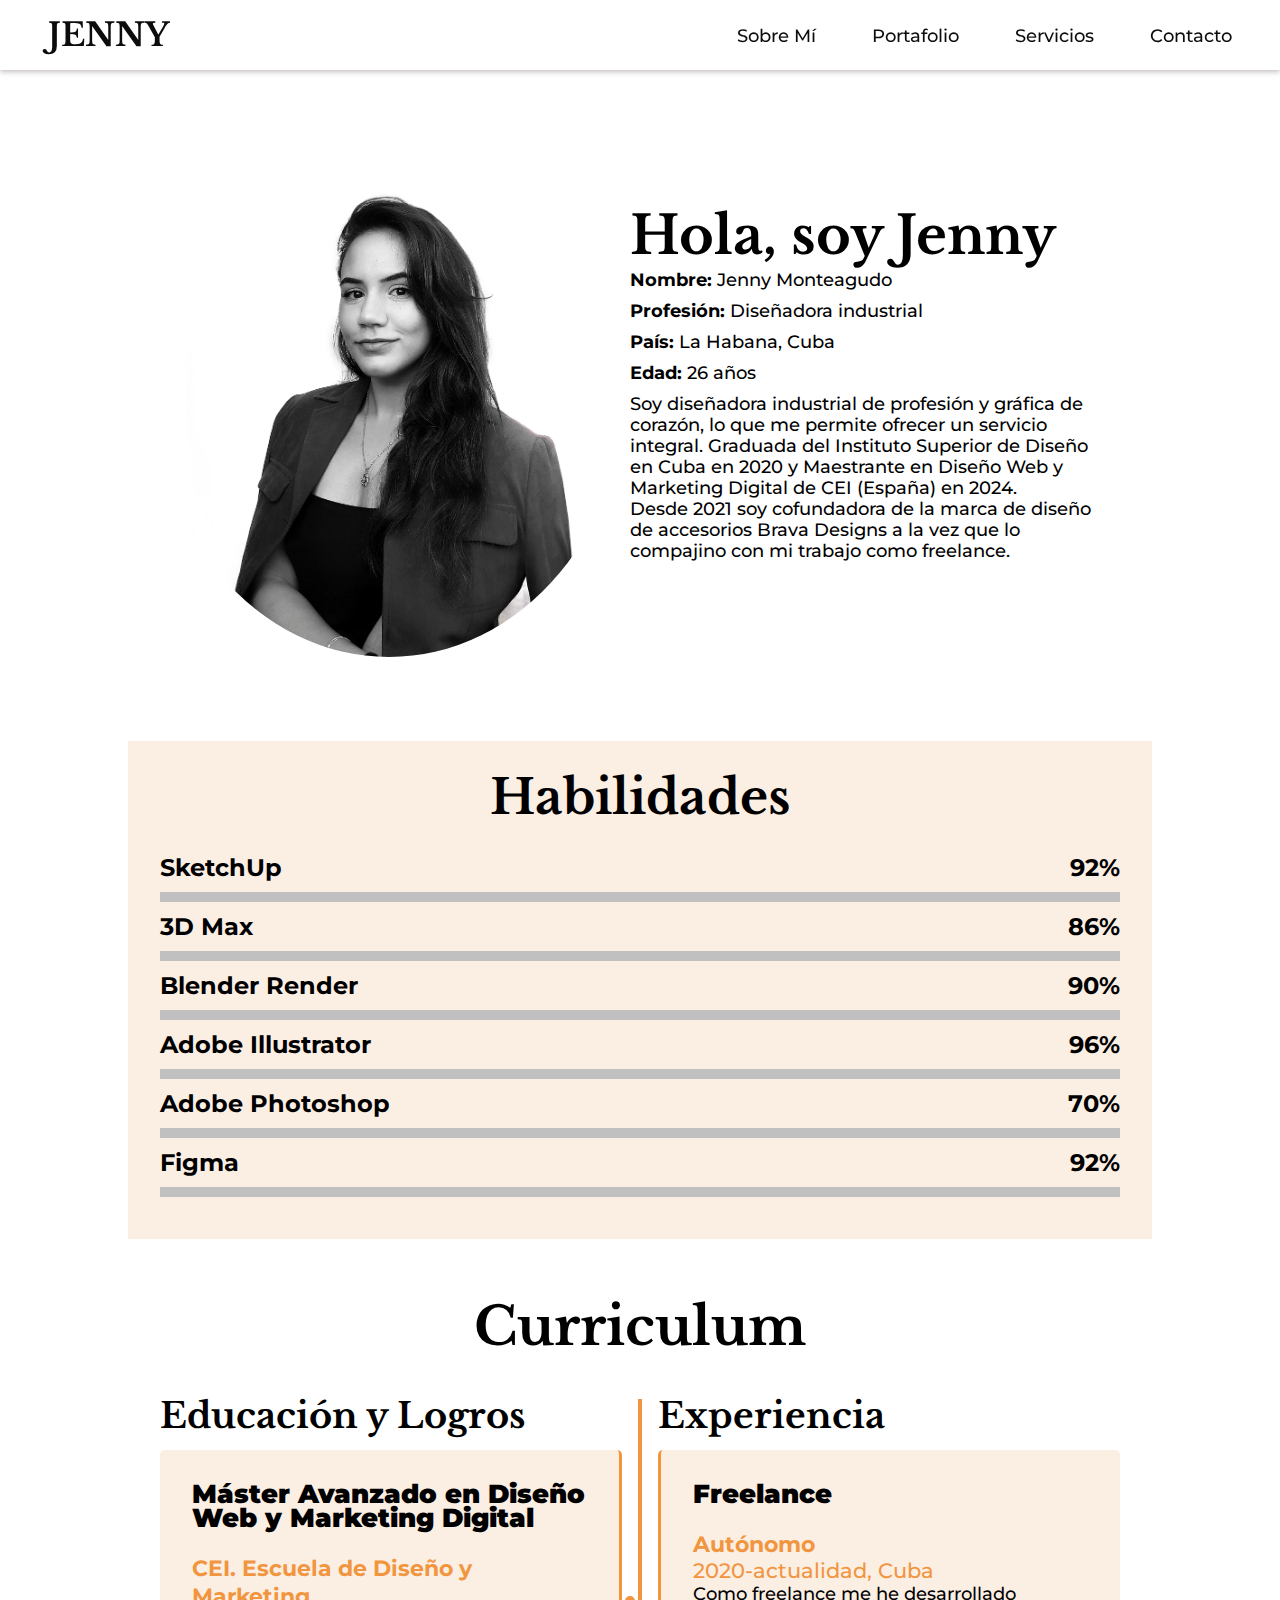
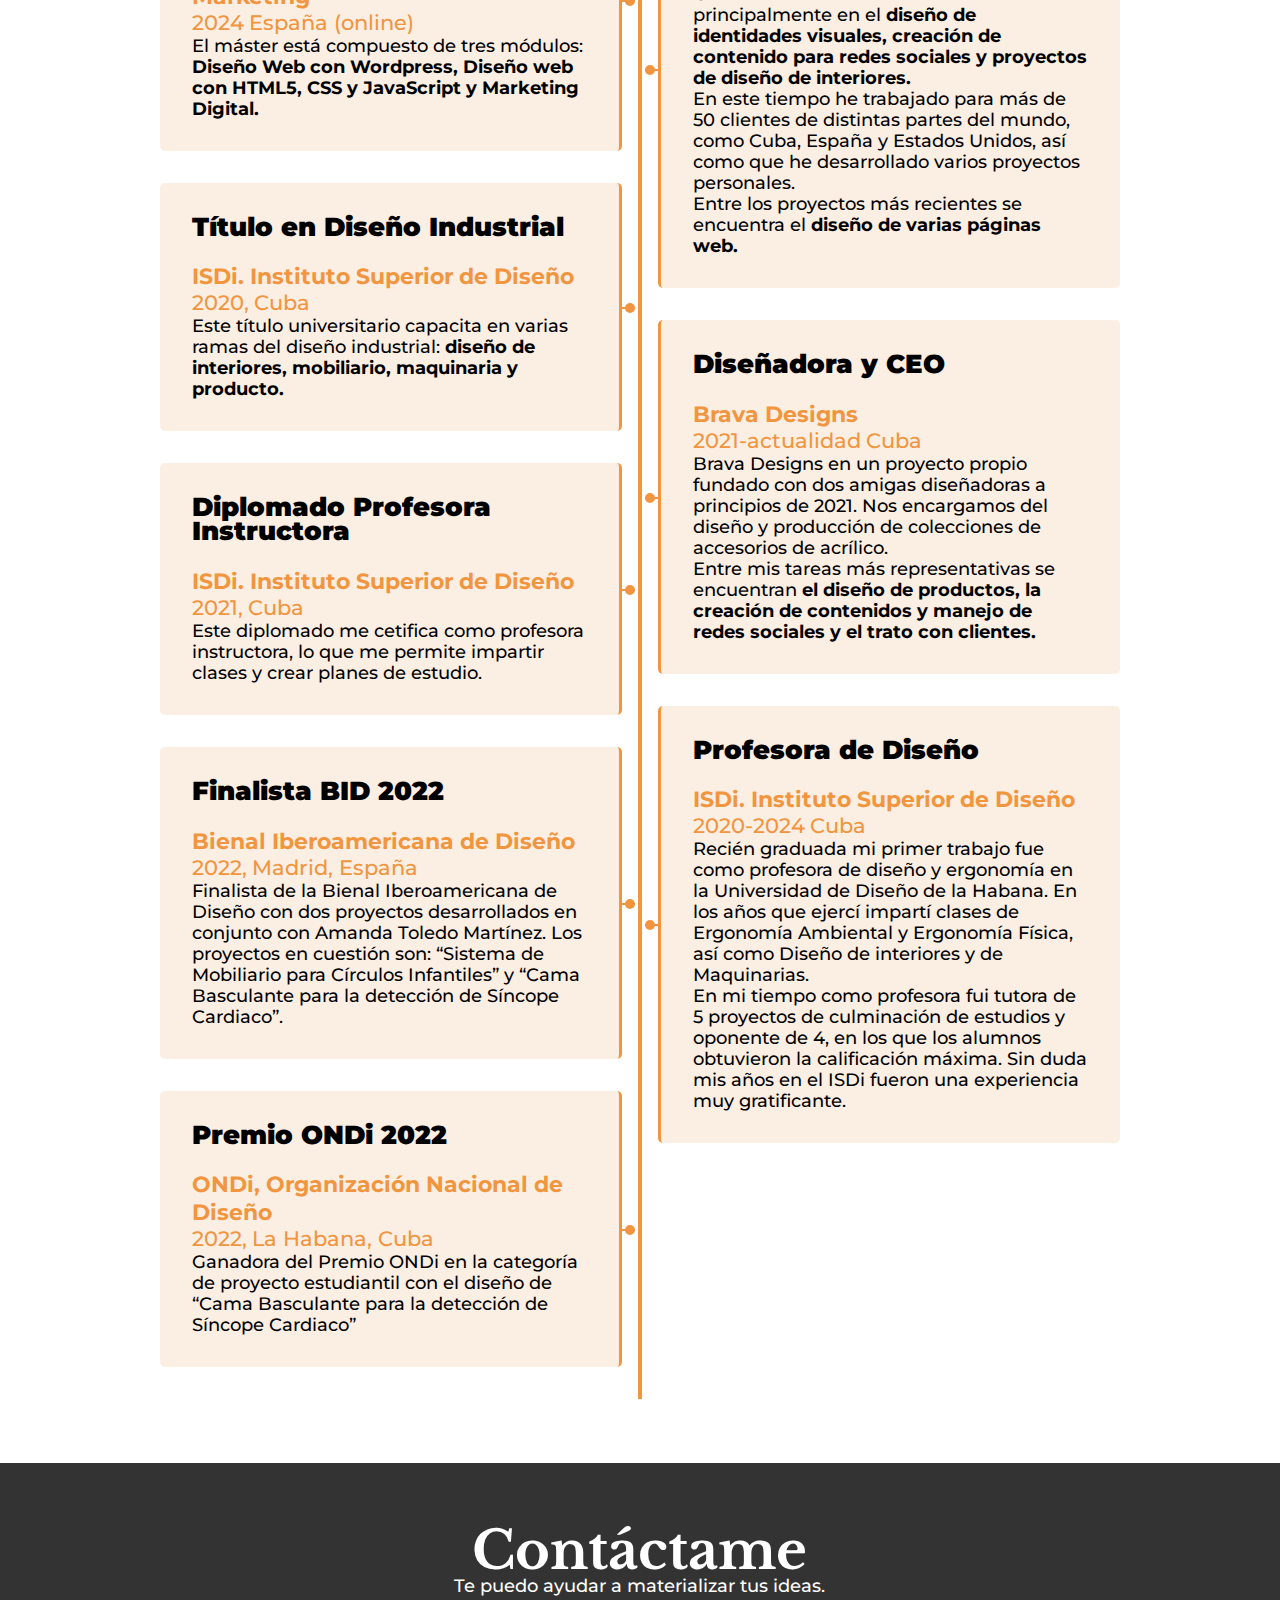
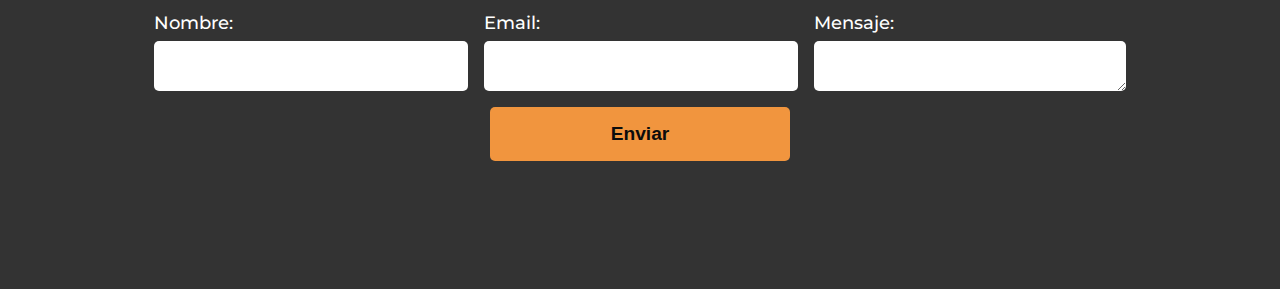
<file: sobremi.html>
<!DOCTYPE html>
<html lang="es">

<head>
    <meta charset="UTF-8">
    <meta name="viewport" content="width=device-width, initial-scale=1.0">
    <meta name="description"
        content="Portafolio de Diseño de Interiores y Branding. Proyectos destacados, habilidades y experiencia en diseño de espacios y creación de identidades visuales.">
    <meta name="keywords"
        content="diseño, Cuba, interiores, portafolio, branding, diseñador, la Habana, identidad visual, marca">
    <title>Sobre mi</title>
    <link rel="stylesheet" href="css/styles.css">
    <!-- Importación de Font Awesome -->
    <link rel="stylesheet" href="https://cdnjs.cloudflare.com/ajax/libs/font-awesome/6.6.0/css/all.min.css"
        integrity="sha512-Kc323vGBEqzTmouAECnVceyQqyqdsSiqLQISBL29aUW4U/M7pSPA/gEUZQqv1cwx4OnYxTxve5UMg5GT6L4JJg=="
        crossorigin="anonymous" referrerpolicy="no-referrer" />
</head>

<body class="bodyContact">
    <header class="header">
        <nav class="navbar">
            <!-- Logo para la navegación a Home -->
            <a title="enlace a la home" href="index.html" class="navbar__logo">
                <p class="navbar__jenny">JENNY</p>
            </a>
            <i id="abrir" class="fa-solid fa-bars navbar__abrir"></i>
            <!-- Menú de navegación -->
            <div class="navbar__menu">
                <i id="cerrar" class="fa-solid fa-xmark navbar__cerrar"></i>
                <ul class="navbar__ul">
                    <li class="navbar__item"><a title="Enlace a la página sobre mi" href="sobremi.html"
                            class="navbar__link">Sobre Mí</a></li>
                    <li class="navbar__item"><a title="Enlace a la página de portafolio" href="portafolio.html"
                            class="navbar__link">Portafolio</a></li>
                    <li class="navbar__item"><a title="Enlace a la sección de servicios" href="index.html#servicios"
                            class="navbar__link">Servicios</a></li>
                    <li class="navbar__item"><a title="Enlace a la página de contacto" href="contacto.html"
                            class="navbar__link">Contacto</a></li>
                </ul>
            </div>
        </nav>
    </header>

    <section class="about">
        <div class="about__container">
            <div class="about__photo-container">
                <img src="assets/fotoperfil2.webp" alt="Mi Foto" class="about__img">
            </div>
            <div class="about__info">
                <h2>Hola, soy Jenny</h2>
                <ul class="about__list">
                    <li><strong>Nombre:</strong> Jenny Monteagudo</li>
                    <li><strong>Profesión:</strong> Diseñadora industrial</li>
                    <li><strong>País:</strong> La Habana, Cuba</li>
                    <li><strong>Edad:</strong> 26 años</li>
                </ul>
                <p class="about__description">Soy diseñadora industrial de profesión y gráfica de corazón, lo que me
                    permite ofrecer un servicio integral. Graduada del Instituto Superior de Diseño en Cuba en 2020 y
                    Maestrante en Diseño Web y Marketing Digital de CEI (España) en 2024. <br>Desde 2021 soy cofundadora
                    de la marca de diseño de accesorios Brava Designs a la vez que lo compajino con mi trabajo como
                    freelance.
                </p>
            </div>

        </div>
    </section>


    <!-- Sección de Habilidades -->
    <section class="skills">
        <div class="skills__container" id="skills">
            <h3 class="skills__tittle">Habilidades</h3>
            <div class="skills__item">
                <div class="skills__info">
                    <p><span class="skills__lista">SketchUp</span></p>
                    <span class="skills__porcentaje">92%</span>
                </div>
                <div class="skills__barra">
                    <div id="sk" class=""></div>
                </div>

                <div class="skills__info">
                    <p><span class="skills__lista">3D Max</span></p>
                    <span class="skills__porcentaje">86%</span>
                </div>
                <div class="skills__barra">
                    <div id="max" class=""></div>
                </div>

                <div class="skills__info">
                    <p><span class="skills__lista">Blender Render</span></p>
                    <span class="skills__porcentaje">90%</span>
                </div>
                <div class="skills__barra">
                    <div id="blender" class=""></div>
                </div>

                <div class="skills__info">
                    <p><span class="skills__lista">Adobe Illustrator</span></p>
                    <span class="skills__porcentaje">96%</span>
                </div>
                <div class="skills__barra">
                    <div id="ai" class=""></div>
                </div>

                <div class="skills__info">
                    <p><span class="skills__lista">Adobe Photoshop</span></p>
                    <span class="skills__porcentaje">70%</span>
                </div>
                <div class="skills__barra">
                    <div id="ps" class=""></div>
                </div>

                <div class="skills__info">
                    <p><span class="skills__lista">Figma</span></p>
                    <span class="skills__porcentaje">92%</span>
                </div>
                <div class="skills__barra">
                    <div id="figma" class=""></div>
                </div>
            </div>
        </div>

    </section>

    <!-- Sección de curriculum -->
    <section id="curriculum" class="curriculum">
        <div class="curriculum__container">
            <h2 class="curriculum__tittle">Curriculum</h2>
            <div class="curriculum__fila">
                <div class="curriculum__izq">
                    <h3 class="curriculum__subtittle">Educación y Logros</h3>
                    <div class="educacioncard__izq">
                        <h4>Máster Avanzado en Diseño Web y Marketing Digital</h4>
                        <span class="universidad">CEI. Escuela de Diseño y Marketing</span>
                        <span class="fecha">2024</span>
                        <span class="pais">España (online)</span>
                        <p>El máster está compuesto de tres módulos: <strong>Diseño Web con Wordpress, Diseño web con
                                HTML5, CSS y JavaScript y Marketing Digital.</strong></p>
                        <div class="conectori">
                            <div class="circuloi"></div>
                        </div>
                    </div>
                    <div class="educacioncard__izq">
                        <h4>Título en Diseño Industrial</h4>
                        <span class="universidad">ISDi. Instituto Superior de Diseño</span>
                        <span class="fecha">2020,</span>
                        <span class="pais">Cuba</span>
                        <p>Este título universitario capacita en varias ramas del diseño industrial: <strong>diseño de
                                interiores, mobiliario, maquinaria y producto.</strong> </p>
                        <div class="conectori">
                            <div class="circuloi"></div>
                        </div>
                    </div>
                    <div class="educacioncard__izq">
                        <h4>Diplomado Profesora Instructora</h4>
                        <span class="universidad">ISDi. Instituto Superior de Diseño</span>
                        <span class="fecha">2021,</span>
                        <span class="pais">Cuba</span>
                        <p>Este diplomado me cetifica como profesora instructora, lo que me permite impartir clases y
                            crear planes de estudio.</strong> </p>
                        <div class="conectori">
                            <div class="circuloi"></div>
                        </div>
                    </div>
                    <div class="educacioncard__izq">
                        <h4>Finalista BID 2022</h4>
                        <span class="universidad">Bienal Iberoamericana de Diseño</span>
                        <span class="fecha">2022,</span>
                        <span class="pais">Madrid, España</span>
                        <p>Finalista de la Bienal Iberoamericana de Diseño con dos proyectos desarrollados en conjunto
                            con Amanda Toledo Martínez. Los proyectos en cuestión son: “Sistema de Mobiliario para
                            Círculos Infantiles” y “Cama Basculante para la detección de Síncope Cardiaco”.</strong>
                        </p>
                        <div class="conectori">
                            <div class="circuloi"></div>
                        </div>
                    </div>
                    <div class="educacioncard__izq">
                        <h4>Premio ONDi 2022</h4>
                        <span class="universidad">ONDi, Organización Nacional de Diseño</span>
                        <span class="fecha">2022,</span>
                        <span class="pais">La Habana, Cuba</span>
                        <p>Ganadora del Premio ONDi en la categoría de proyecto estudiantil con el diseño de “Cama
                            Basculante para la detección de Síncope Cardiaco”</strong> </p>
                        <div class="conectori">
                            <div class="circuloi"></div>
                        </div>
                    </div>
                </div>
                <div class="curriculum__der">
                    <h3 class="curriculum__subtittle">Experiencia</h3>
                    <div class="educacioncard__der">
                        <h4>Freelance</h4>
                        <span class="universidad">Autónomo</span>
                        <span class="fecha">2020-actualidad, </span>
                        <span class="pais">Cuba</span>
                        <p>Como freelance me he desarrollado principalmente en el <strong>diseño de identidades
                                visuales, creación de contenido para redes sociales y proyectos de diseño de
                                interiores.</strong><br>En este tiempo he trabajado para más de 50 clientes de distintas
                            partes del mundo, como Cuba, España y Estados Unidos, así como que he desarrollado varios
                            proyectos personales. <br>Entre los proyectos más recientes se encuentra el <strong>diseño
                                de varias páginas web.</strong></p>
                        <div class="conectord">
                            <div class="circulod"></div>
                        </div>
                    </div>
                    <div class="educacioncard__der">
                        <h4>Diseñadora y CEO</h4>
                        <span class="universidad">Brava Designs</span>
                        <span class="fecha">2021-actualidad</span>
                        <span class="pais">Cuba</span>
                        <p>Brava Designs en un proyecto propio fundado con dos amigas diseñadoras a principios de 2021.
                            Nos encargamos del diseño y producción de colecciones de accesorios de acrílico. <br>Entre
                            mis tareas más representativas se encuentran <strong> el diseño de productos, la creación de
                                contenidos y manejo de redes sociales y el trato con clientes.</strong></p>
                        <div class="conectord">
                            <div class="circulod"></div>
                        </div>
                    </div>
                    <div class="educacioncard__der">
                        <h4>Profesora de Diseño</h4>
                        <span class="universidad">ISDi. Instituto Superior de Diseño</span>
                        <span class="fecha">2020-2024</span>
                        <span class="pais">Cuba</span>
                        <p>Recién graduada mi primer trabajo fue como profesora de diseño y ergonomía en la Universidad
                            de Diseño de la Habana. En los años que ejercí impartí clases de Ergonomía Ambiental y
                            Ergonomía Física, así como Diseño de interiores y de Maquinarias. <br>En mi tiempo como
                            profesora fui tutora de 5 proyectos de culminación de estudios y oponente de 4, en los que
                            los alumnos obtuvieron la calificación máxima. Sin duda mis años en el ISDi fueron una
                            experiencia muy gratificante.</p>
                        <div class="conectord">
                            <div class="circulod"></div>
                        </div>
                    </div>
                </div>
            </div>
        </div>

    </section>

    <footer class="footer">
        <div class="footerContact__container">
            <h2 class="footerContact__title">Contáctame</h2>
            <p>Te puedo ayudar a materializar tus ideas.</p>
            <form action="#" method="get" class="footerContact__form">
                <div class="footerForm">
                    <div class="footerContact__unidad">
                        <label for="name" class="footerContact__label">Nombre:</label>
                        <input type="text" id="name" name="name" class="footerContact__input">
                    </div>
                    <div class="footerContact__unidad">
                        <label for="email" class="footerContact__label">Email:</label>
                        <input type="email" id="email" name="email" class="footerContact__input">
                    </div>
                    <div class="footerContact__unidad">
                        <label for="message" class="footerContact__label">Mensaje:</label>
                        <textarea id="message" name="message" class="footerContact__textarea"></textarea>
                    </div>
                </div>
                <button title="botón para enviar el formulario" type="submit"
                    class="footerContact__button">Enviar</button>
            </form>
            <div class="contactrrss">
                <a target="_blank" rel="noreferrer" class="contactrrss__a"
                    href="https://www.instagram.com/brava_designs?igsh=NHgzeWptMDI1aXhn"><i
                        class="fa-brands fa-instagram" aria-label="Ir al enlace de instagram"></i></a>
                <a target="_blank" rel="noreferrer" class="contactrrss__a"
                    href="https://www.linkedin.com/in/jenny-monteagudo-hondares-43b558285?utm_source=share&utm_campaign=share_via&utm_content=profile&utm_medium=android_app"><i
                        class="fa-brands fa-linkedin-in" aria-label="Ir al enlace de linkedin"></i></a>
                <a target="_blank" rel="noreferrer" class="contactrrss__a" href="https://wa.link/ffpdm3"
                    aria-label="Ir al enlace de whatsapp"><i class="fa-brands fa-whatsapp"></i></a>
            </div>
    </footer>

    <script src="js/scripts.js"></script>
</body>

</html>
</file>
<file: css/styles.css>
@charset "UTF-8";

@import url('https://fonts.googleapis.com/css2?family=Libre+Baskerville:ital,wght@0,400;0,700;1,400&family=Montserrat:ital,wght@0,100..900;1,100..900&display=swap');

/* ----------------------------*/
/* ------RESETEO-----------*/
/* ----------------------------*/
* {
    margin: 0;
    padding: 0;
    box-sizing: border-box;
}

:root {
    --primary-color: white;
    --secondary-color: #f1953e;
    --background-color: #fbeee3;
    --background-colordark: #333;
    --text-color: #0c0c0c;
}

/* ----------------------------*/
/* ------GENERALES-----------*/
/* ----------------------------*/

body {
    font-family: "Montserrat", sans-serif;
    font-weight: 500;
    font-style: normal;
    font-size: 1.1rem;
    display: flex;
    flex-direction: column;
    margin: 0 auto;
}
h1,
h2,
h3 {
    font-family: "Libre Baskerville", serif;
    font-weight: 700;
    font-style: normal;
    line-height: 3rem;
}
h1 {
    font-size: 3rem;
    letter-spacing: 0.1rem;
}
h2 {
    font-size: 3em;
    line-height: 0.9em;
}
h3 {
    font-size: 2em;
    line-height: 1em;
    padding-bottom: 2rem;
}
h4 {
    font-size: 1.5em;
    line-height: 0.9em;
    font-weight: 900;
    padding-bottom: 1.5rem;
}
span{
    font-size: 1.3rem;
}
section {
    margin: 0 auto;
}

/* ----------------------------*/
/* ------HEADER-----------*/
/* ----------------------------*/
.header {
    background-color: var(--primary-color);
    display: flex;
    position: fixed;
    z-index: 3;
    width: 100vw;
    height: 70px;
    top: 0;
    box-shadow: 0px 2px 5px rgba(146, 132, 132, 0.5);
}
.navbar {
    display: flex;
    flex-direction: row;
    width: 100vw;
    justify-content: space-between;
    align-items: center;
    padding: 1rem;
    margin: 0 auto;
}
.navbar__jenny{
    font-family: "Libre Baskerville", serif;
    font-weight: 900;
    font-style: normal;
    font-size: 2rem;
    color: var(--text-color);
}
.navbar__jenny:hover{
    color: var(--secondary-color);
}
.navbar__logo{
    text-decoration: none;
}
.navbar__menu {
    display: flex;
    flex-direction: column;
    align-items: center;
    justify-content: center;
    position: absolute;
    top: 0;
    right: 0;
    height: 500px;
    background-color: var(--background-colordark);
    padding: 3rem;
    gap: 1rem;
    z-index: 0;
    box-shadow: 0 0 0 100vmax rgba(0, 0, 0, 0.5);
    opacity: 0;
    visibility: hidden;
}
.navbar__ul{
    list-style:none;
    display: flex;
    flex-direction: column;
    align-items: center;
    justify-content: center;
    gap: 1.5rem;
}
.navbar__menu.visible {
    opacity: 1;
    visibility: visible;
}
.navbar__item {
    margin-left: 1rem;
    list-style: none;
}
.navbar__link {
    color: var(--primary-color);
    text-decoration: none;
}
.navbar__link:hover {
    color: var(--secondary-color);
    text-decoration: none;
}
.navbar__cerrar {
    color: var(--primary-color);
    padding-bottom: 3rem;
}
.navbar__cerrar:hover {
    color: var(--secondary-color);
}
.navbar__abrir:hover {
    color: var(--secondary-color);
}

/* ----------------------------*/
/* ------FOOTER-----------*/
/* ----------------------------*/
.footer {
    background-color: #333;
    color: var(--primary-color);
    display: flex;
    flex-direction: column;
    justify-content: center;
    text-align: center;
    padding: 4rem 2rem;
}
.footerContact__container {
    display: flex;
    flex-direction: column;
    flex-grow: 1;
    width: 100%;
}
.footerContact__form {
    display: flex;
    flex-direction: column;
    width: 100%;
}
.footerContact__unidad {
    display: flex;
    flex-direction: column;
}
.footerContact__label {
    text-align: start;
    margin-top: 1rem;
}
.footerContact__input,
.footerContact__textarea {
    padding: 0.5rem;
    margin-top: 0.5rem;
    border: none;
    border-radius: 5px;
}
.footerContact__button {
    margin-top: 1rem;
    padding: 0.5rem;
    background: var(--secondary-color);
    color: var(--text-color);
    border: none;
    cursor: pointer;
    border-radius: 5px;
    font-size: 1.2rem;
    font-weight: bold;
}
.footerContact__button:hover {
    background: var(--background-color);
    color: var(--background-colordark);
}
.contactrrss {
    display: flex;
    gap: 2rem;
    justify-content: center;
    text-align: center;
    padding-top: 3rem;
}
.contactrrss__a {
    color: var(--primary-color);
    font-size: 2rem;
}
.contactrrss__a:hover {
    color: var(--secondary-color);
}

/*Adaptabilidad del header y el footer*/
@media screen and (min-width: 768px) {
    .navbar__menu {
        display: flex;
        flex-direction: row;
        align-items: center;
        position: static;
        padding: 0;
        height: 0px;
        opacity: 1;
        visibility: visible;
        box-shadow: none;
    }
    .navbar__ul{
        display: flex;
        flex-direction: row;
    }
    .navbar__link {
        color: var(--text-color);
    }
    .navbar__link:hover {
        color: var(--secondary-color);
    }
    .navbar__cerrar {
        display: none;
        visibility: hidden;
    }
    .navbar__abrir {
        display: none;
        visibility: hidden;
    }
    .footerContact__container {
        max-width: 80%;
        margin: 0 auto;
    }
}

@media screen and (min-width: 1024px) {

    section {
        max-width: 80vw;
    }
    .header {
        padding: 1rem 2rem;
    }
    .navbar__menu {
        justify-content: flex-end;
    }
    .navbar__item {
        margin-left: 2rem;
    }
    .footerForm {
        display: flex;
        flex-direction: row;
        gap: 1rem;
    }
    .footerContact__input,
    .footerContact__textarea {
        height: 50px;
    }
    .footerContact__unidad {
        display: flex;
        flex-direction: column;
        flex-grow: 1;
    }
    .footerContact__button {
        width: 300px;
        padding: 1rem 4rem;
        margin: 1rem auto;
    }

}

@media (min-width: 2000px) {
    
    section,
    .navbar,
    .footerContact__container {
        max-width: 1500px;
    }
}


/* ----------------------------*/
/* ------HOME-----------*/
/* ----------------------------*/

/* Estilos de la sección de presentación */

.presentation {
    display: flex;
    flex-direction: column;
    align-items: center;
    text-align: center;
}
.presentation__container {
    display: flex;
    flex-direction: row;
    position: relative;
    text-align: start;
}
.presentation__title {
    font-size: 5em;
    position: absolute;
    top: 50%;
    left: -100px;
    transform: rotate(-90deg);
}
.presentacion__div {
    position: relative;
}
.presentation__image {
    width: 100vw;
    height: 500px;
    object-fit: cover;
}
.presentation__description {
    display: flex;
    flex-direction: column;
    padding: 4rem 1rem 2rem 1rem;
    gap: 1rem;
}

/*Estilos de la sección de Galería*/
.gallery {
    padding: 5rem 1rem;
    display: flex;
    flex-direction: column;
    justify-content: center;
    text-align: center;
}
.gallery__grid {
    display: grid;
    grid-template-columns: repeat(2, 1fr);
    grid-template-rows: repeat(4, 200px);
    gap: 10px;
    overflow: hidden;
    padding-top: 20px;
}
.gallery__container {
    overflow: hidden;
    position: relative;
}
.gallery__img {
    width: 100%;
    height: 100%;
    object-fit: cover;
    overflow: hidden;
}
.gallery__container:nth-child(1) {
    grid-row: span 2;
}
.gallery__container:nth-child(6) {
    grid-column: span 2;
}
.gallery__img:hover {
    transform: scale(1.3);
    overflow: hidden;
    transition: transform 0.5s ease-in-out;
}
.gallery__name {
    position: absolute;
    z-index: 10;
    bottom: 50%;
    right: 40%;
    color: var(--primary-color);
    display: none;
}
.gallery__name:hover {
    display: block;
}
.gallery__enlace {
    padding-top: 1rem;
    text-decoration: none;
    color: var(--background-colordark);
}
.gallery__next {
    color: var(--background-colordark);
    font-size: 1rem;
}
.gallery__enlace:hover {
    color: var(--secondary-color);
}
.gallery__next:hover {
    color: var(--secondary-color);
}

/* Estilos del acordeon de Servicios */
.servicioshome {
    display: flex;
    flex-direction: row;
    position: relative;
    padding-top: 3rem;
    padding-bottom: 6rem;
}
.servicioshome__tittle {
    position: absolute;
    transform: rotate(-90deg);
    top: 7rem;
    left: -90px;
    font-size: 2.5em;
}
.servicioshome__container {
    width: 15%;
}
.accordion {
    display: flex;
    flex-direction: column;
    width: 90%;
    margin: 0 auto;
    padding-right: 1rem;
    border: 5px;
}
.accordion__item {
    border-top: solid 1px rgb(19, 20, 20);
}
.accordion__header {
    display: flex;
    flex-direction: row;
    justify-content: space-between;
    background-color: var(--background-color);
    text-align: center;
    padding: 2rem;
    cursor: pointer;
    font-weight: bold;
    border: 5px;
}
.accordion__header:hover {
    color: var(--secondary-color);
    box-shadow: 4px 4px 5px rgba(0, 0, 0, 0.1),
        -4px -4px 5px rgba(179, 171, 171, 0.377);
}
.accordion__content {
    display: none;
    padding: 15px;
    color: var(--background-colordark);
}
.acordion__h4{
    font-size: 1.5rem;
    padding-top: 3rem;
    padding-bottom: 1rem;
    color: var(--background-colordark);
}

/* Adaptabilidad de la página de Home */
@media screen and (min-width: 768px) {
    
    .presentation__image {
        min-width: 500px;
        padding-left: 100px;
    }
    .presentation__description {
        padding: 4rem;
    }
    .gallery__grid {
        grid-template-rows: repeat(4, 300px);
    }
    .servicioshome__tittle {
        left: -80px;
        font-size: 3em;
    }
    .presentation__image{
        height: 600px;
    }
}

@media screen and (min-width: 1024px) {

    .gallery {
        padding: 4rem 0rem;
        margin: 0 auto;
    }
    .gallery__grid {
        grid-template-rows: repeat(4, 400px);
    }
    .presentation__image {
        max-width: 60vw;
    }
    .presentation__description {
        max-width: 60vw;
    }
    .presentation__image{
        height: 700px;
    }

}

@media (min-width: 2000px) {

    .servicioshome__tittle {
        left: -50px;
        font-size: 3em;
    }
    .presentation__image{
        max-width: 1500px;
    }
    
}

/* ----------------------------*/
/* ------SOBRE MI-----------*/
/* ----------------------------*/


/*seccion sobre mi*/
.about {
    padding: 20px;
    margin: 4rem auto;
}
.about__container {
    display: flex;
    flex-direction: column;
    align-items: center;
    text-align: center;
}
.about__info {
    margin-bottom: 2rem;
    margin-top: 4rem;
}
.about__list {
    list-style: none;
    padding: 0;
}
.about__list li {
    margin: 10px 0;
}
.about__photo-container {
    display: flex;
    justify-content: center;
}
.about__img {
    width: 100%;
    height: 100%;
    border-radius: 50%;
    object-fit: cover;
}

/*seccion Curriculum*/
.curriculum__container {
    text-align: center;
    display: flex;
    flex-direction: column;
    flex: 1;
    padding: 4rem 2rem;
}
.curriculum__tittle {
    padding-bottom: 3rem;
}
.curriculum__subtittle {
    padding-bottom: 1rem;
}
.curriculum__fila {
    display: flex;
    flex-direction: column;
    text-align: start;
    justify-content: center;
}
.educacioncard__izq,
.educacioncard__der {
    background-color: var(--background-color);
    position: relative;
    margin-bottom: 2rem;
    border-radius: 5px;
    padding: 2rem;
}
.curriculum__izq {
    border-right: 2px solid var(--secondary-color);
    padding-right: 1rem;
    display: flex;
    flex-direction: column;

}
.curriculum__der {
    border-left: 2px solid var(--secondary-color);
    padding-left: 1rem;
    display: flex;
    flex-direction: column;
}
.universidad {
    color: var(--secondary-color);
    font-size: 1.4rem;
    font-weight: bold;
    display: block;
}
.fecha,
.pais {
    color: var(--secondary-color);
}
.educacioncard__izq {
    border-right: 3px solid var(--secondary-color);
}
.educacioncard__der {
    border-left: 3px solid var(--secondary-color);
}
.conectori {
    height: 2px;
    background-color: var(--secondary-color);
    width: 1rem;
    position: absolute;
    top: 50%;
    right: -1rem;
    z-index: 1;
}
.circuloi {
    display: block;
    height: 10px;
    width: 10px;
    border-radius: 50%;
    background-color: var(--secondary-color);
    float: right;
    position: relative;
    bottom: 4px;
}
.conectord {
    height: 2px;
    background-color: var(--secondary-color);
    width: 1rem;
    position: absolute;
    top: 50%;
    left: -1rem;
    z-index: 1;
}
.circulod {
    display: block;
    height: 10px;
    width: 10px;
    border-radius: 50%;
    background-color: var(--secondary-color);
    float: left;
    position: relative;
    bottom: 4px;
}

/*seccion Habilidades*/
.skills {
    width: 100%;
    background-color: var(--background-color);
}
.skills__container {
    display: flex;
    flex-direction: column;
    width: 100%;
    padding: 2rem 2rem;
    text-align: center;
}
.skills__tittle {
    font-size: 3rem;
}
.skills__info {
    display: flex;
    justify-content: space-between;
}
.skills__barra {
    background-color: #c0c0c0;
    width: 100%;
    height: 10px;
    margin: 10px 0;
}
.skills__lista,
.skills__porcentaje{
    font-size: 1.5rem;
    font-weight: bold;
}

/*Estos estilos serán aplicados en forma de clases a los contenedores a través de java script*/
.skills__barra--sk {
    background-color: var(--secondary-color);
    width: 92%;
    height: 10px;
    animation: sk 2s forwards;
}
.skills__barra--max {
    background-color: var(--secondary-color);
    width: 86%;
    height: 10px;
    animation: max 2s forwards;
}
.skills__barra--blender{
    background-color: var(--secondary-color);
    width: 90%;
    height: 10px;
    animation: blender 2s forwards;
}
.skills__barra--ai {
    background-color: var(--secondary-color);
    width: 96%;
    height: 10px;
    animation: ai 2s forwards;
}
.skills__barra--ps {
    background-color: var(--secondary-color);
    width: 96%;
    height: 10px;
    animation: ps 2s forwards;
}
.skills__barra--figma {
    background-color: var(--secondary-color);
    width: 96%;
    height: 10px;
    animation: figma 2s forwards;
}

/*creo las animaciones de las barras con los puntos de inicio y fin del recorrido, que luego serán activadas con JS cada uno debe tener el nombre de la animacion correspondiente*/
@keyframes sk {
    0% {
        width: 0;
    }
    100% {
        width: 92%;
    }
}
@keyframes max {
    0% {
        width: 0;
    }
    100% {
        width: 86%;
    }
}
@keyframes blender {
    0% {
        width: 0;
    }
    100% {
        width: 90%;
    }
}
@keyframes ai {
    0% {
        width: 0;
    }
    100% {
        width: 96%;
    }
}
@keyframes ps {
    0% {
        width: 0;
    }
    100% {
        width: 70%;
    }
}
@keyframes figma {
    0% {
        width: 0;
    }
    100% {
        width: 92%;
    }
}


@media (min-width: 768px) {
    .curriculum__fila {
        display: flex;
        flex-direction: row;
        padding: 0;
    }
    .curriculum__der,
    .curriculum__izq {
        max-width: 50vw;
    }
    .about__container {
        flex-direction: row;
        justify-content: space-between;
        text-align: left;
    }
    .about__info {
        flex: 1;
        margin-right: 20px;
    }
    .about__photo-container {
        flex: 1;
        justify-content: flex-start;
    }
}

@media (min-width: 1024px) {
    .curriculum__der,
    .curriculum__izq {
        max-width: 50%;
    }
}


/* ----------------------------*/
/* ------PORTAFOLIO -----------*/
/* ----------------------------*/

/*sección Slider de imagenes*/
.sectionSlider {
    padding: 0;
    width: 100vw;
}
.slider {
    width: 100%;
    overflow: hidden;
    position: relative;
    height: 400px;
    padding: 0;
}
.slider__container {
    display: flex;
    transition: transform 1s ease-in-out;
}
.slider__image {
    min-width: 100%;
    height: 400px;
    object-fit: cover;
}
.slider__button {
    position: absolute;
    top: 50%;
    transform: translateY(-50%);
    border: none;
    color: var(--background-colordark);
    font-size: 24px;
    cursor: pointer;
    padding: 10px;
    z-index: 1;
}
.slider__button--prev {
    left: 10px;
}
.slider__button--next {
    right: 10px;
}

/*Seccion de proyectos individuales*/
.proyectos {
    display: flex;
    flex-direction: column;
    padding: 4rem 0px;
}
.proyectos__container {
    display: flex;
    flex-direction: column;
    position: relative;
    height: max-content;
    margin-right: 1rem;
}
.proyectos__img {
    width: 100%;
    margin-left: 40px;
    overflow: hidden;
    object-fit: cover;
}
.proyectos__imgPrincipal {
    width: 100%;
    object-fit: cover;
}
.proyectos__imgPrincipal:hover {
    transform: scale(1.1);
    transition: transform 0.5s ease-in-out;
    z-index: 0;
}
.proyectos__foto {
    position: relative;
    display: flex;
    align-content: center;
}
.proyectos__tittle {
    font-size: 2.9rem;
    position: absolute;
    left: -8.2rem;
    top: 8rem;
    transform: rotate(-90deg);
    z-index: 1;
}
.proyectos__tittle--branding{
    left: -7rem;
    top: 7rem;
}
.proyectos__info {
    color: var(--background-colordark);
    display: flex;
    flex-direction: column;
    background-color: #fbeee3;
    width: 75%;
    padding: 1rem;
    box-shadow: 3px 3px 15px rgba(41, 41, 41, 0.4);
    position: relative;
    bottom: 50px;
    left: 16%;
    gap: 1rem;
}
.proyectos__link {
    text-decoration: none;
    color: inherit;
    text-align: start;
    color: var(--secondary-color);
}
.proyectos__link:hover {
    color: var(--background-colordark);
}


@media screen and (min-width: 600px) {

    .proyectos__tittle {
        font-size: 4rem;
        top: 15rem;
        left: -13rem;
    }
    .proyectos__tittle--branding{
        left: -11rem;
        top: 13rem;
    }
    .proyectos__foto {
        position: relative;
        display: flex;
        align-content: start;
        margin: 2rem 3rem;
    }
}

@media screen and (min-width: 1024px) {
    .sectionSlider {
        max-width: 100%;
    }
    .slider {
        height: 700px;
    }
    .slider__image {
        width: 100%;
        height: 100%;
    }
    .proyectos__container {
        flex-direction: row;
        gap: 2rem;
        padding: 2rem;
        margin: 0;
    }
    .proyectos__foto {
        width: 100%;
    }
    .proyectos__img{
        width: 60vw;
    }
    .proyectos__info {
        top: 100px;
        left: -140px;
        height: max-content;
    }
    .proyectos__container--iz {
        flex-direction: row-reverse;
    }
    .proyectos__info--iz {
        top: 100px;
        left: 150px;
    }
    .proyectos__tittle {
        font-size: 4rem;
        top: 13rem;
        left: -13rem;
    }
    .proyectos__tittle--branding{
        left: -11rem;
        top: 11rem;
    }

}

@media (min-width: 1800px) {
    .sectionSlider {
        max-width: 1600px;
    }
    .slider {
        height: 800px;
    }
    .proyectos__tittle {
        font-size: 5rem;
        top: 20rem;
        left: -16rem;
    }
    .proyectos__info{
        width: 400px;
        padding: 2rem;
    }
}


/* ----------------------------*/
/* ------TEMPLATE PROYECTOS-----------*/
/* ----------------------------*/

.project__container {
    display: flex;
    flex-direction: column;
    padding: 4rem 1rem;
}
.project__details {
    display: flex;
    flex-direction: column;
    text-align: center;
    position: relative;
}
.project__title {
    font-size: 3em;
    margin: 10px 0;
    color: var(--secondary-color);
}
.project__subtitle {
    font-size: 1.5em;
    margin: 10px 0;
}
.project__description {
    font-size: 1em;
    margin: 10px 0;
}
.project__tools {
    list-style: none;
    padding: 20px;
    display: flex;
    flex-wrap: wrap;
    margin-top: 10px;
}
.project__skills {
    width: 90vw;
}
.project__tools li {
    margin-right: 10px;
}
.project__tools img {
    max-width: 50px;
    height: auto;
}
.project__main-image-container {
    text-align: center;
    margin-top: 20px;
}
.project__main-image {
    max-width: 100%;
    height: auto;
    border-radius: 5px;
}
.project__extra-images {
    display: flex;
    flex-direction: column;
    align-items: center;
    padding-bottom: 4rem;
    gap: 1.5rem;
}
.project__extra-images img {
    max-width: 80%;
    border-radius: 5px;
}
.project__subtitle{
    font-size: 2rem;
}
.project__h3{
    padding-top: 3rem;
    padding-bottom: 1rem;
}

@media (min-width: 768px) {
    .project__details {
        margin-right: 20px;
    }
    .project__main {
        flex: 1;
    }
    .project__extra-images {
        justify-content: center;
        flex: 1;
    }

}

@media (min-width: 1024px) {

    .project__details {
        max-width: 60vw;
        margin: 0 auto;
    }
    .project__title {
        font-size: 5rem;
        line-height: 4.2rem;
    }
    .project__main {
        max-height: 700px;
        overflow: hidden;
        background-color: var(--secondary-color);
    }
    .project__main-image {
        width: 100%;
        height: 100%;
        object-fit: cover;
        object-position: bottom center;
    }
    .project__skills {
        width: 100%;
        text-align: center;
    }

}

@media (min-width: 2000px) {

    .project__extra-images,
    .project__container,
    .project__details {
        max-width: 1500px;
        margin: 0 auto;
        padding: 0;
    }
}


/* ----------------------------*/
/* ------CONTACTO -----------*/
/* ----------------------------*/
/* Estilos del formulario de contacto */
.contact {
    background-color: var(--background-color);
    height: 100vh;
    width: 100vw;
}
.contact__container {
    display: flex;
    flex-direction: column;
    justify-content: center;
    align-content: center;
    padding: 3rem;
    padding-top: 8rem;
    height: 100vh;
    color: rgb(0, 0, 0);
}
.contact__title{
    font-size: 3rem;
    padding-bottom: 1rem;
}
.contact__form {
    display: flex;
    flex-direction: column;
}
.contact__label {
    margin-top: 1rem;
}
.contact__input,
.contact__textarea {
    padding: 0.5rem;
    margin-top: 0.5rem;
}
.contact__button {
    margin-top: 1rem;
    padding: 0.5rem;
    background: var(--secondary-color);
    color: var(--primary-color);
    border: none;
    cursor: pointer;
}
.contact__button:hover {
    background: var(--background-colordark);
    color: var(--primary-color);
}
.contactrrss {
    display: flex;
    gap: 2rem;
    text-align: center;
    padding-top: 3rem;
}
.contactrrss__a--section{
    color: var(--text-color);
    font-size: 2rem;
}
@media (min-width: 600px) {
    .contact__container {
        max-width: 600px;
        margin: 0 auto;
    }
}
@media (min-width: 1024px) {
    .contact{
        max-width: 100vw;
        margin: 0 auto;
    }
}
</file>
